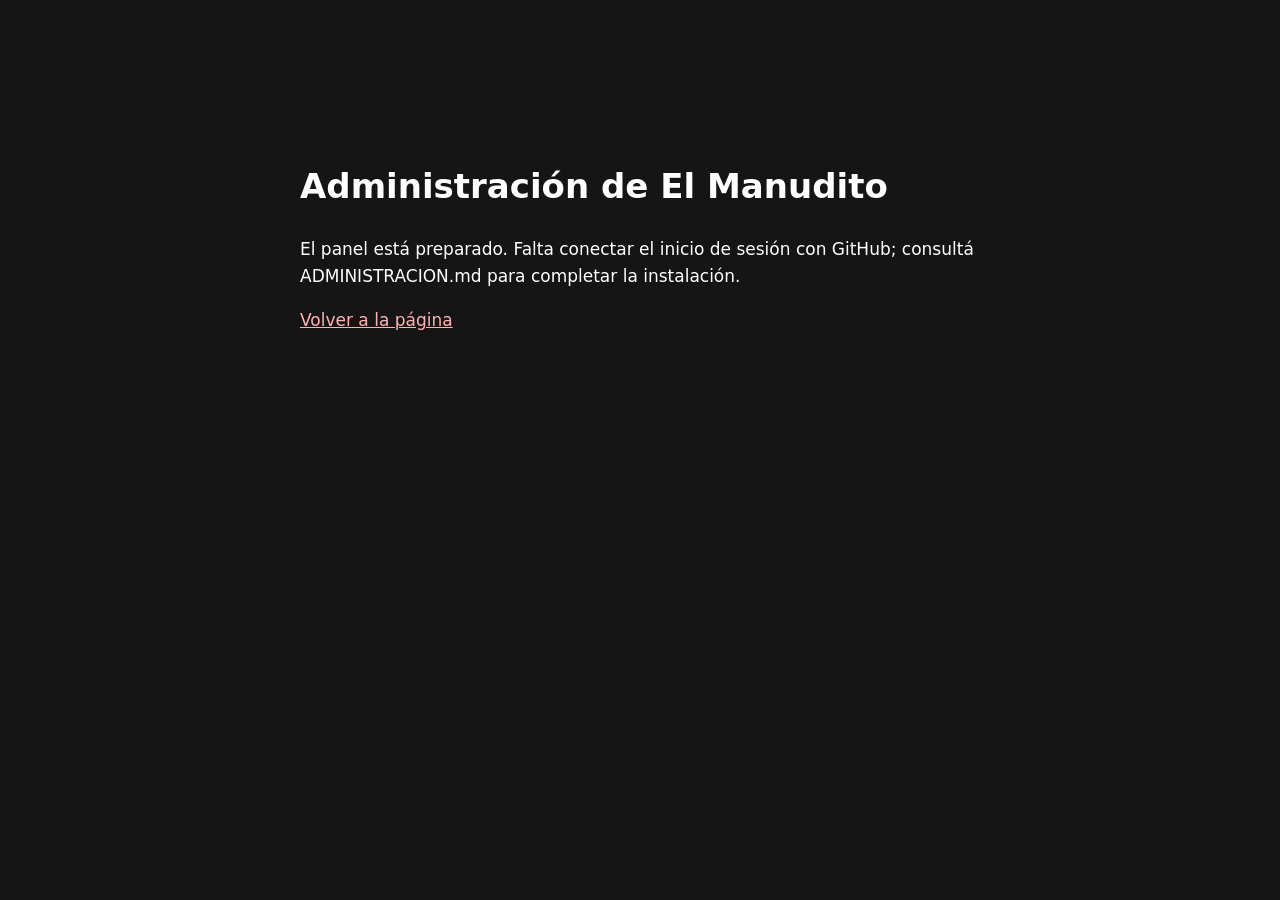
<file: admin/index.html>
<!doctype html>
<html lang="es">
  <head>
    <meta charset="utf-8" />
    <meta name="viewport" content="width=device-width, initial-scale=1" />
    <meta name="robots" content="noindex,nofollow" />
    <title>Administración | El Manudito</title>
    <style>
      body { margin: 0; font: 17px/1.6 system-ui, sans-serif; background: #151515; color: #fff; }
      #estado { max-width: 680px; margin: 12vh auto; padding: 28px; }
      a { color: #ffb3b3; }
    </style>
  </head>
  <body>
    <main id="estado" role="status">
      <h1>Administración de El Manudito</h1>
      <p id="mensaje">Comprobando la configuración del acceso…</p>
      <a href="../">Volver a la página</a>
    </main>
    <script src="inicio.js"></script>
  </body>
</html>
</file>
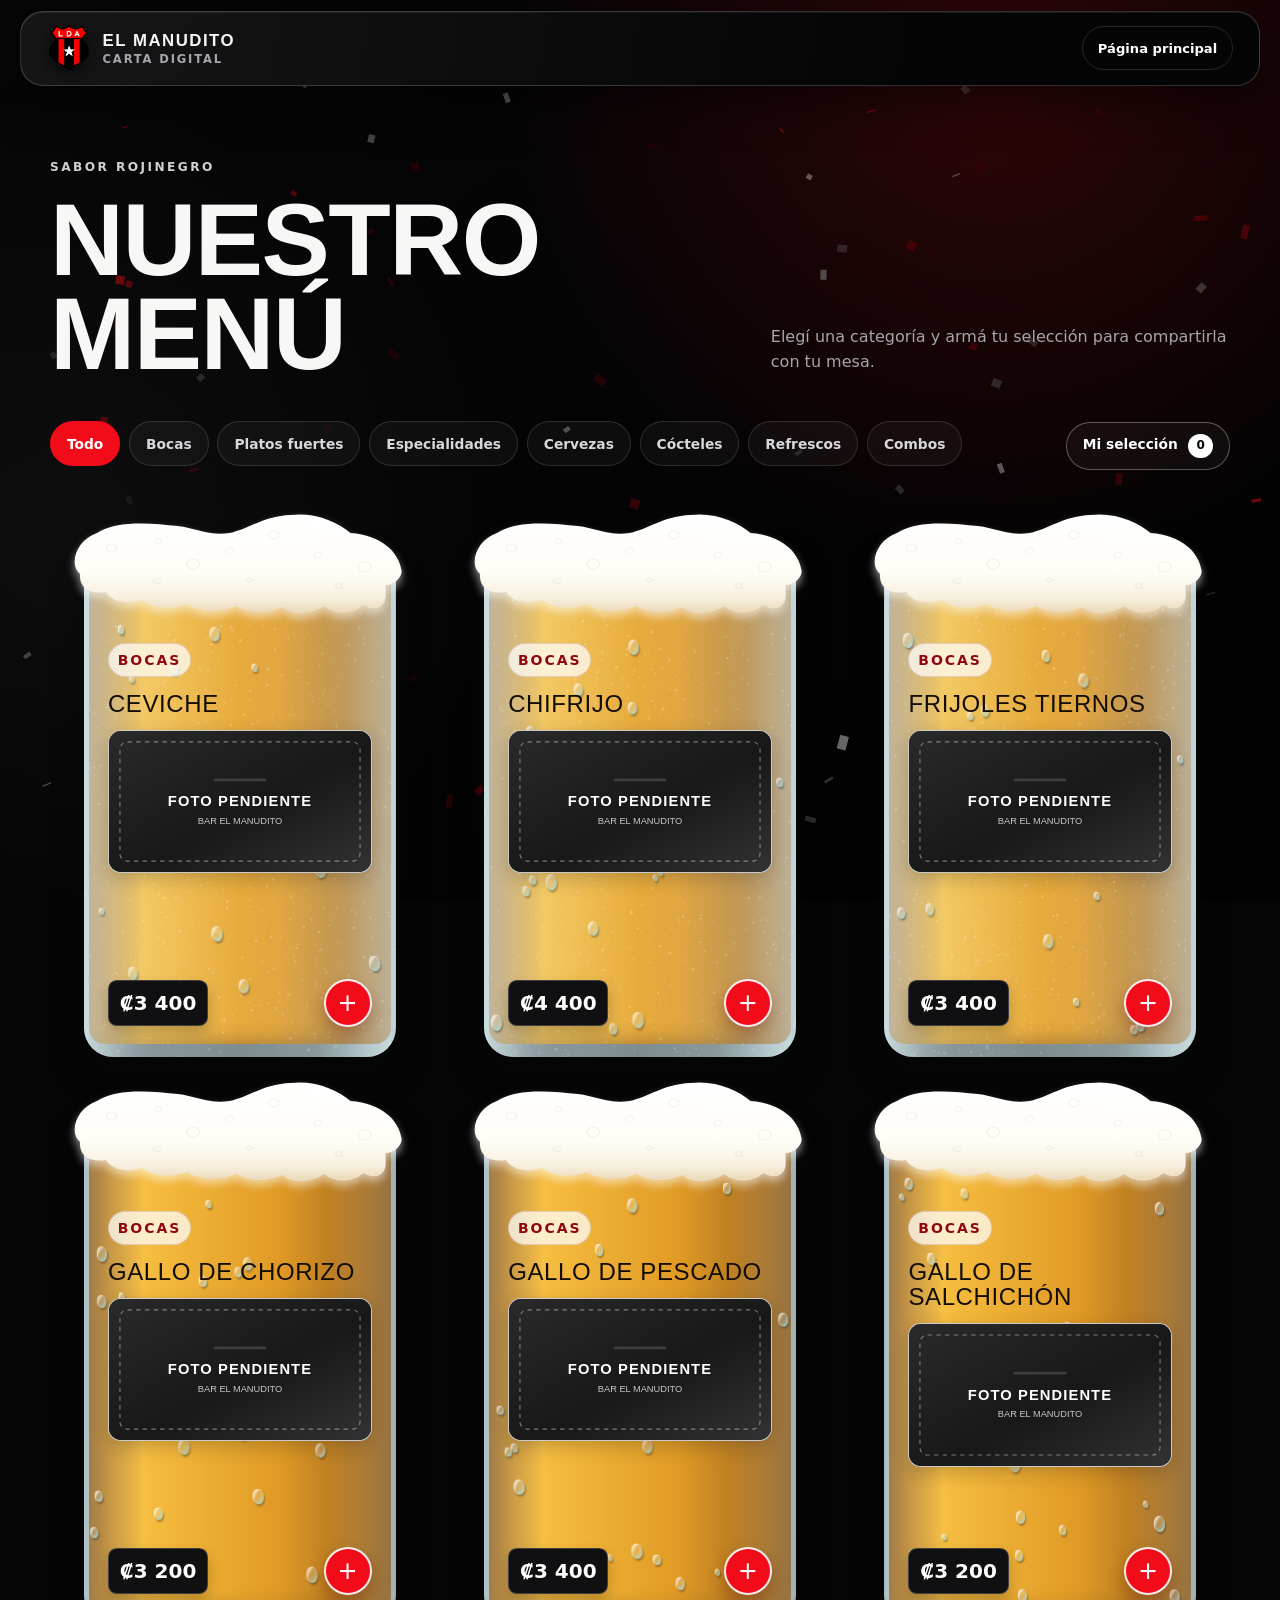
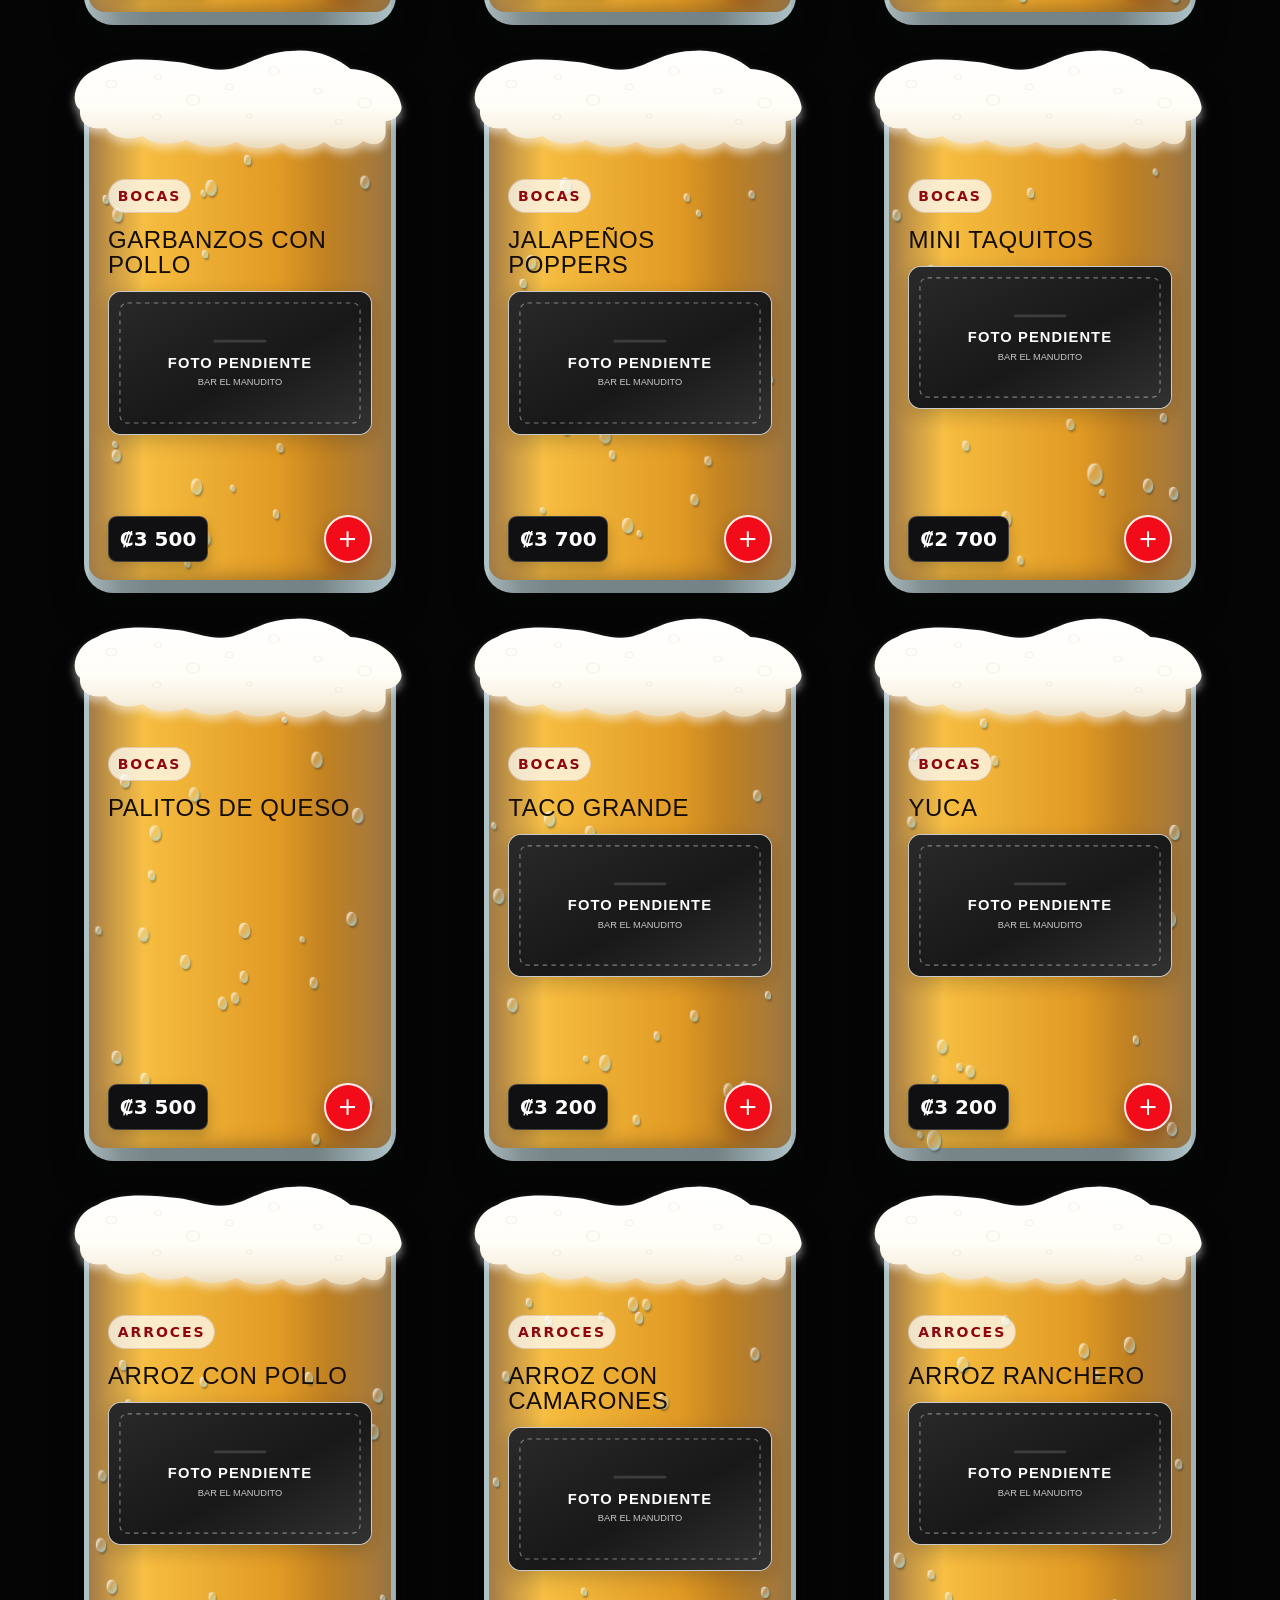
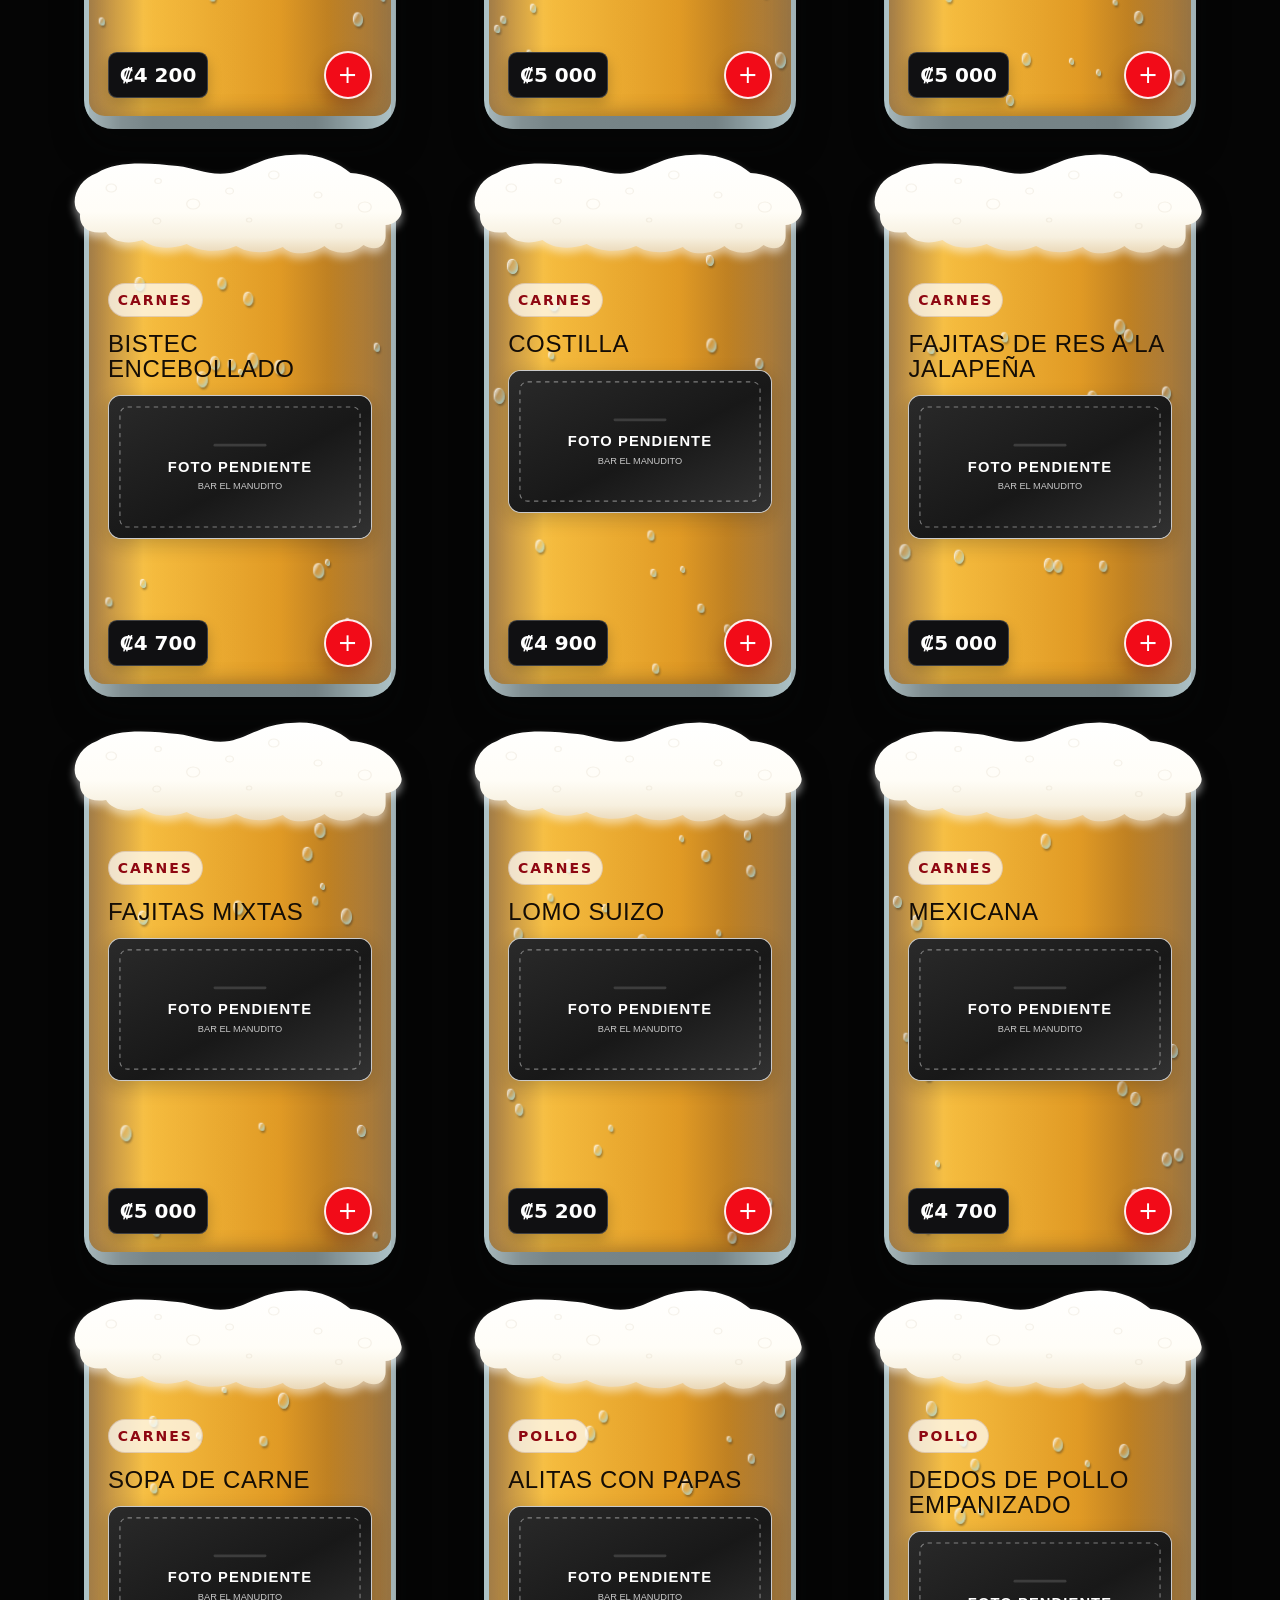
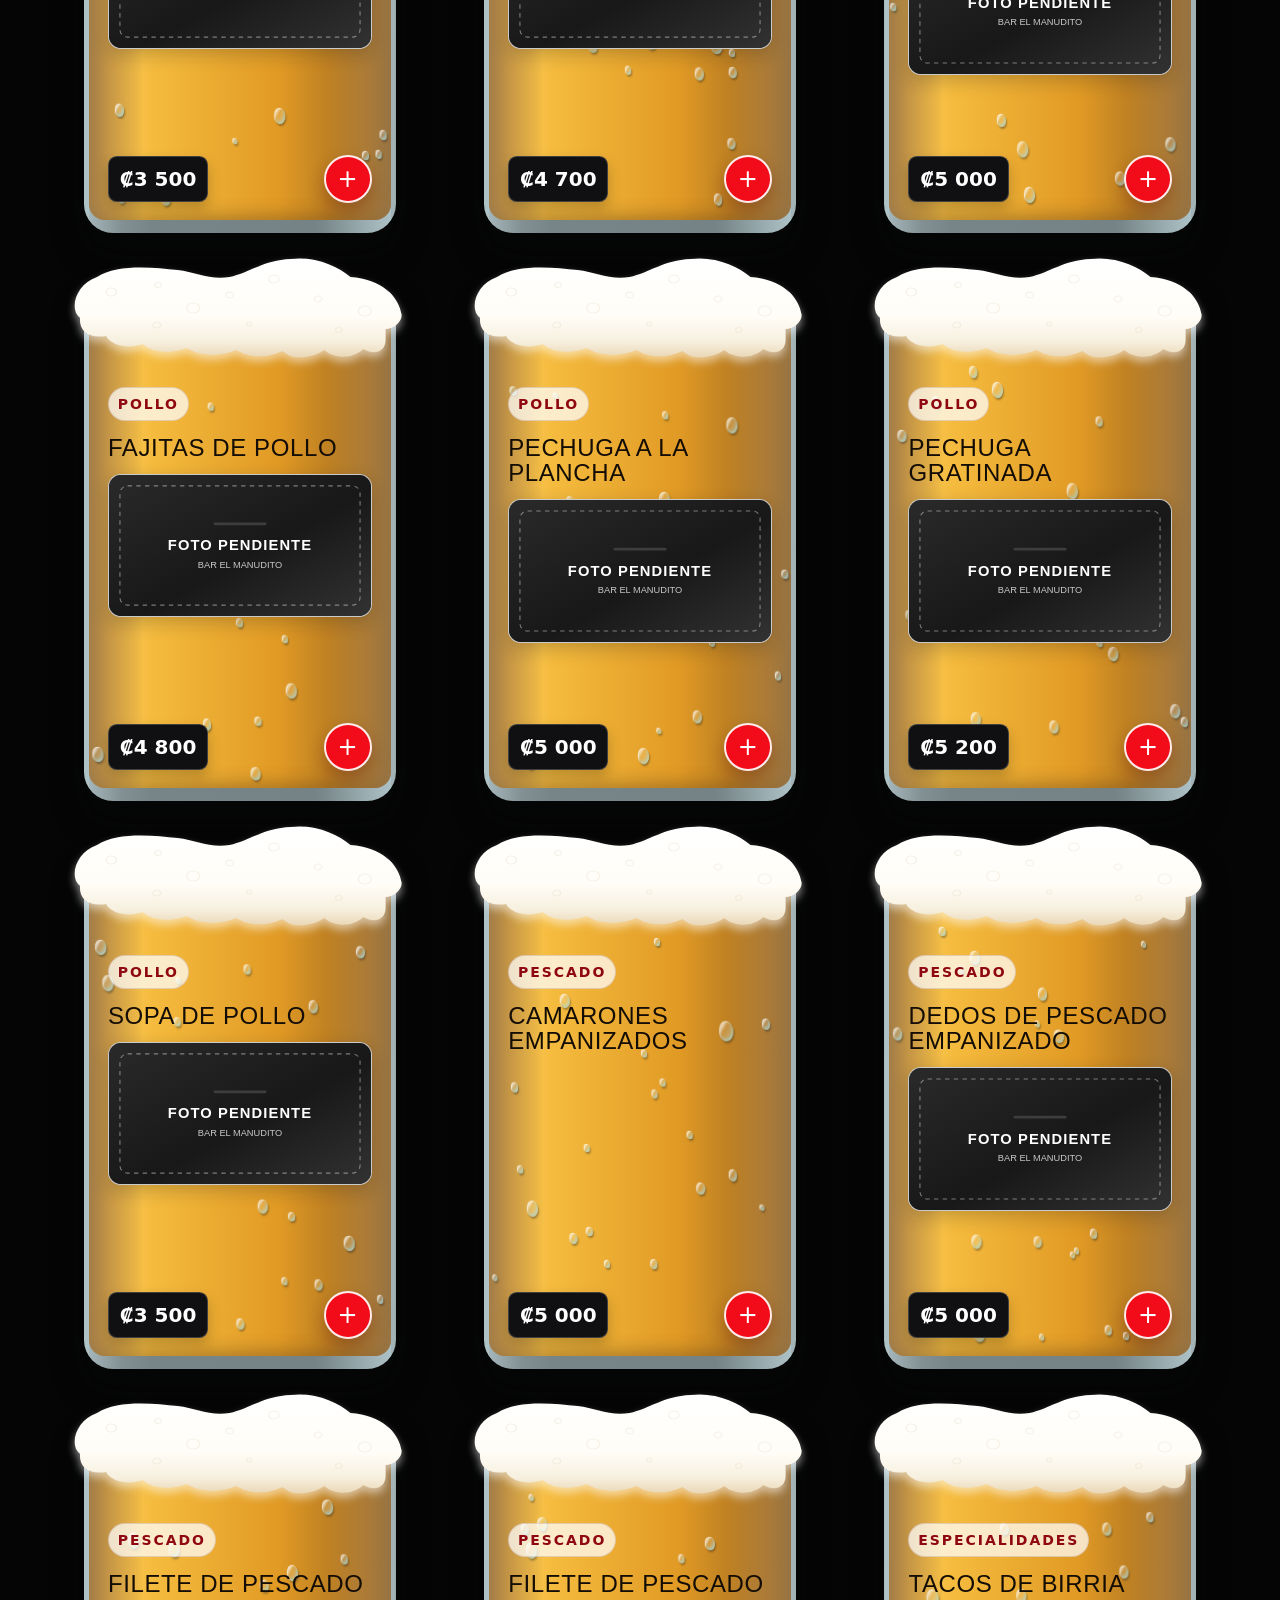
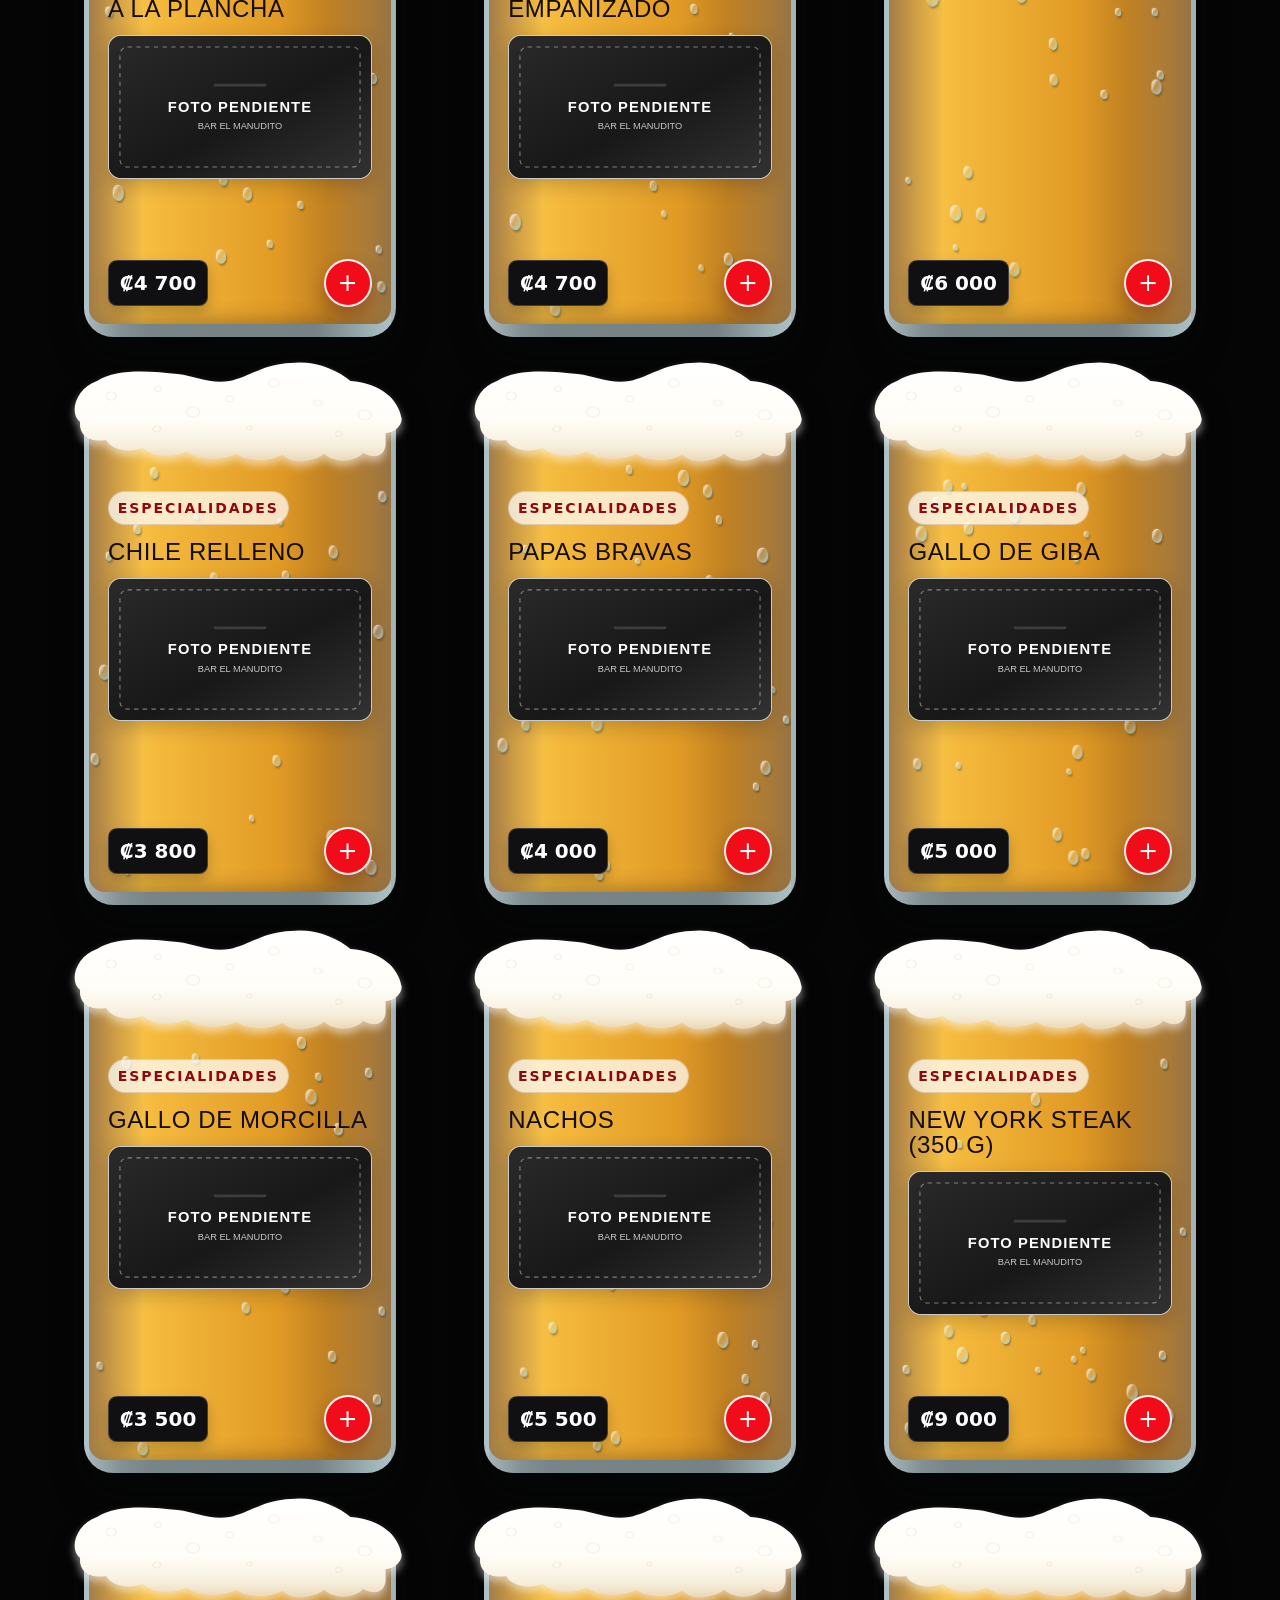
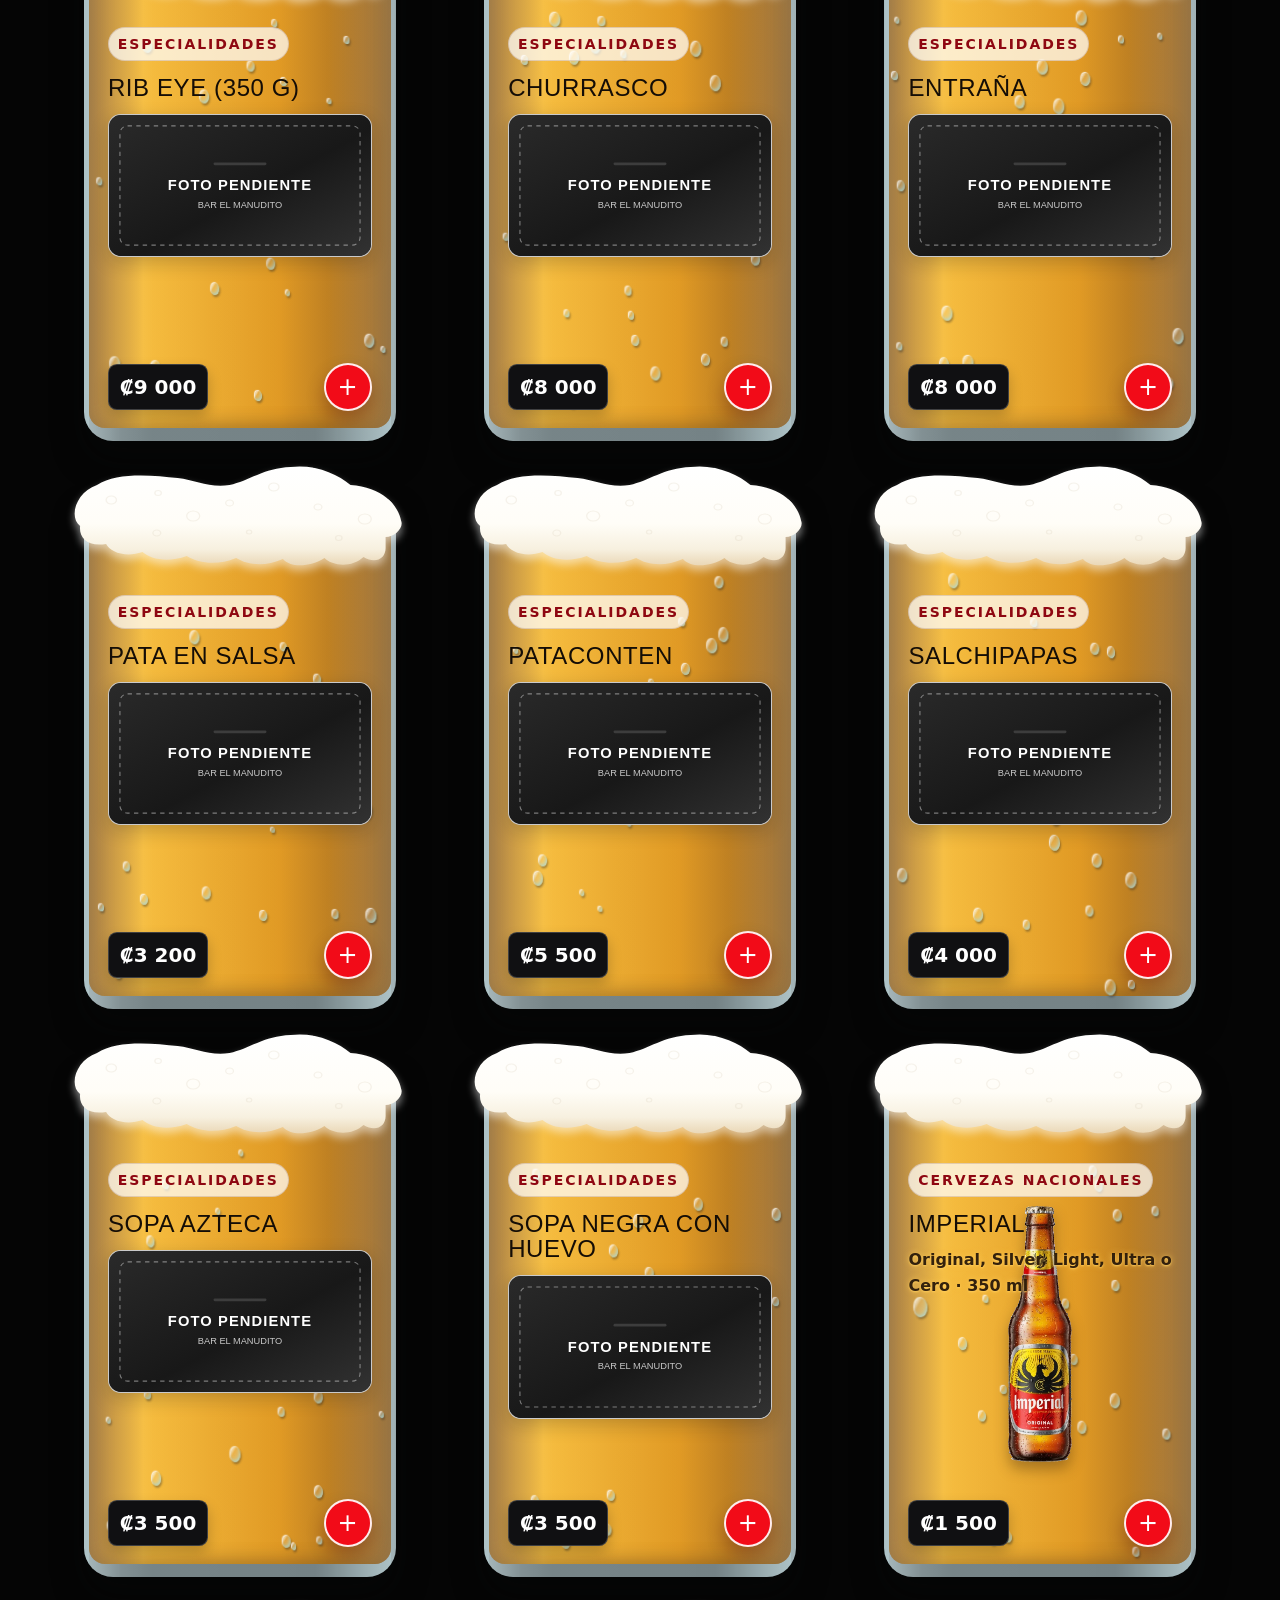
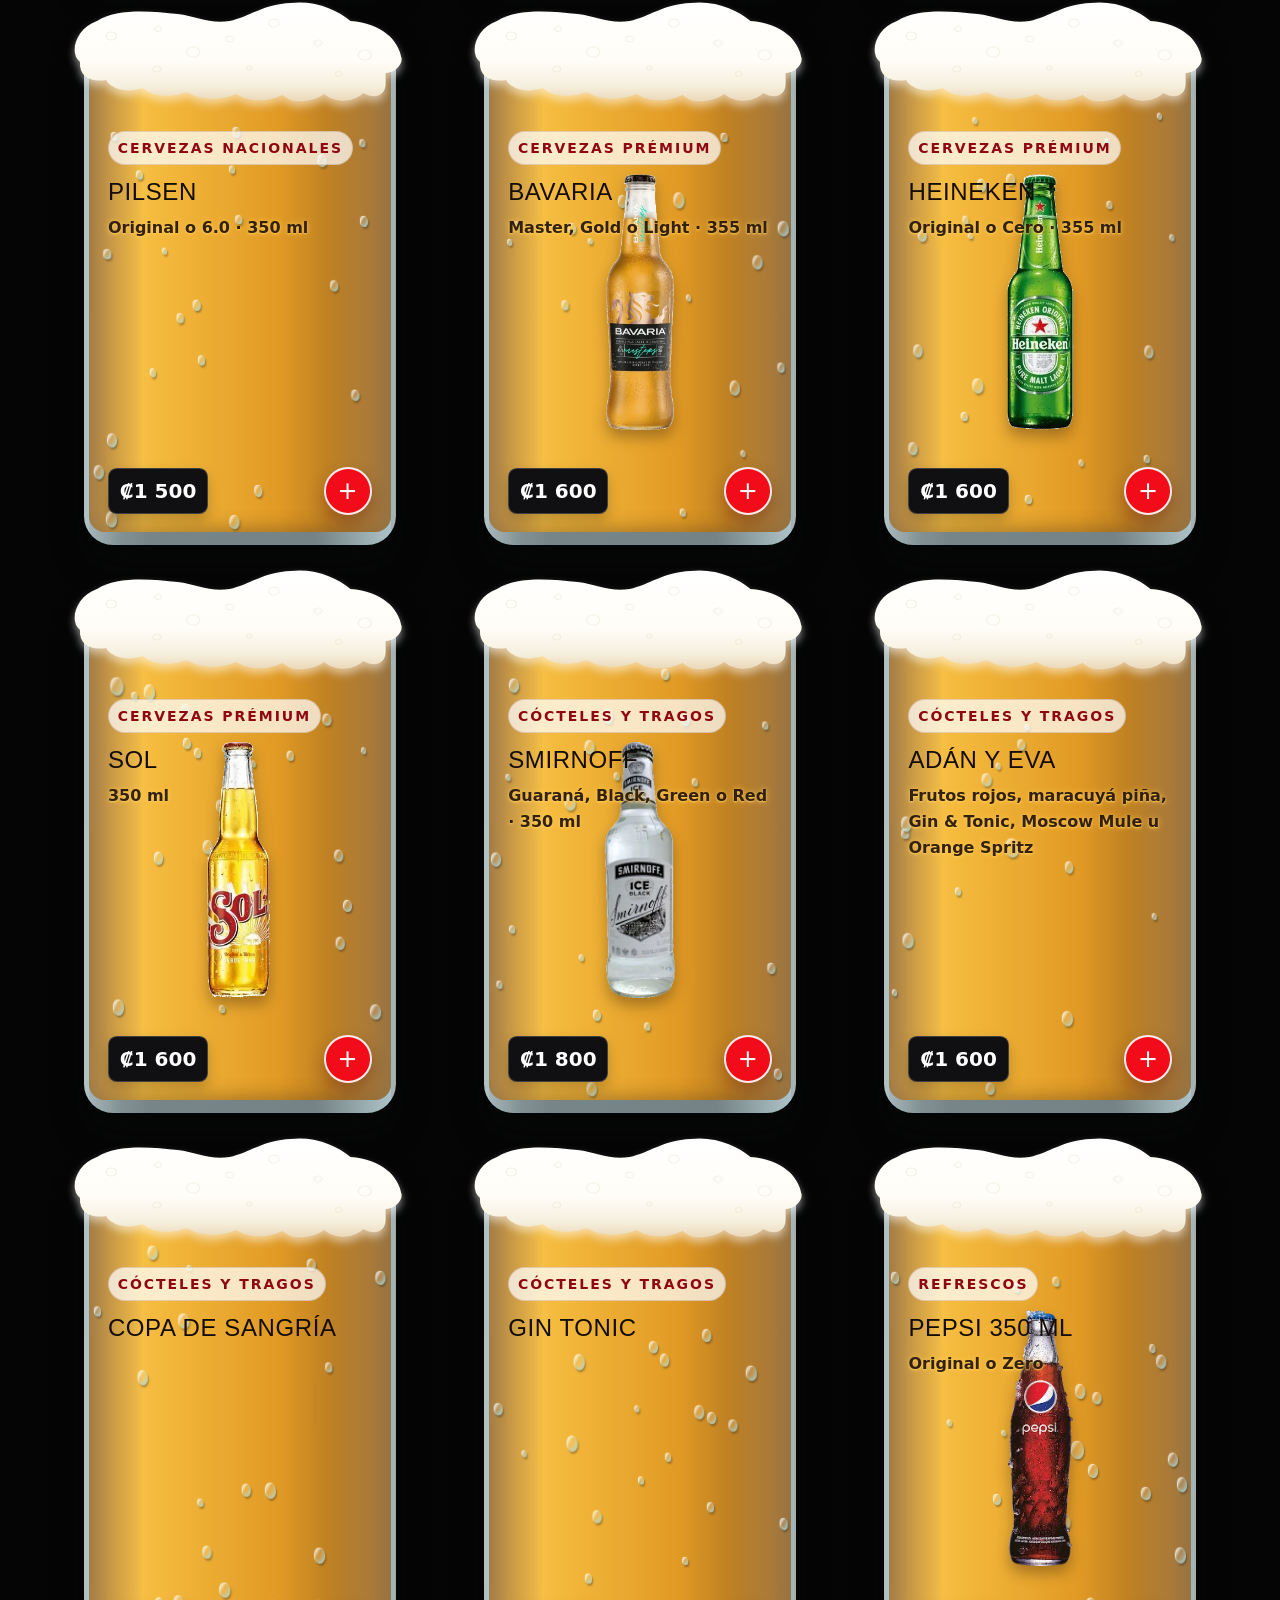
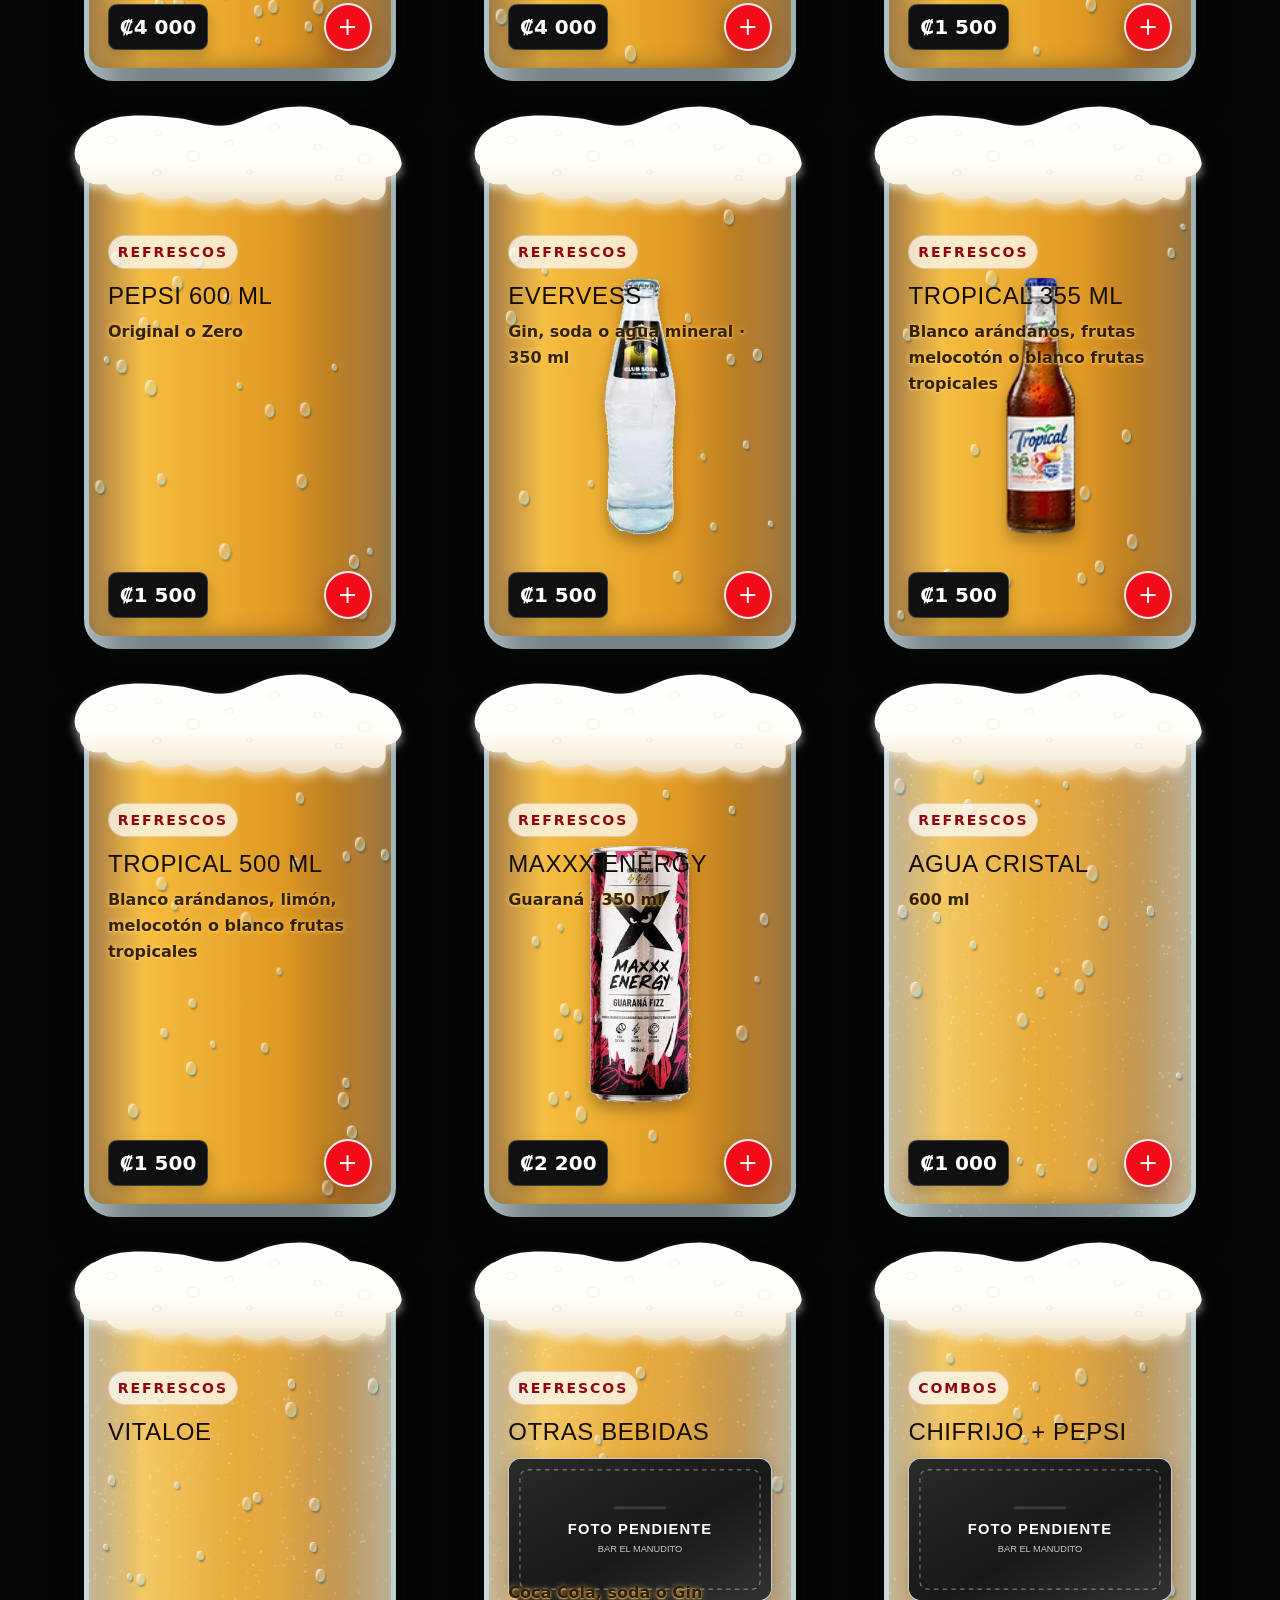
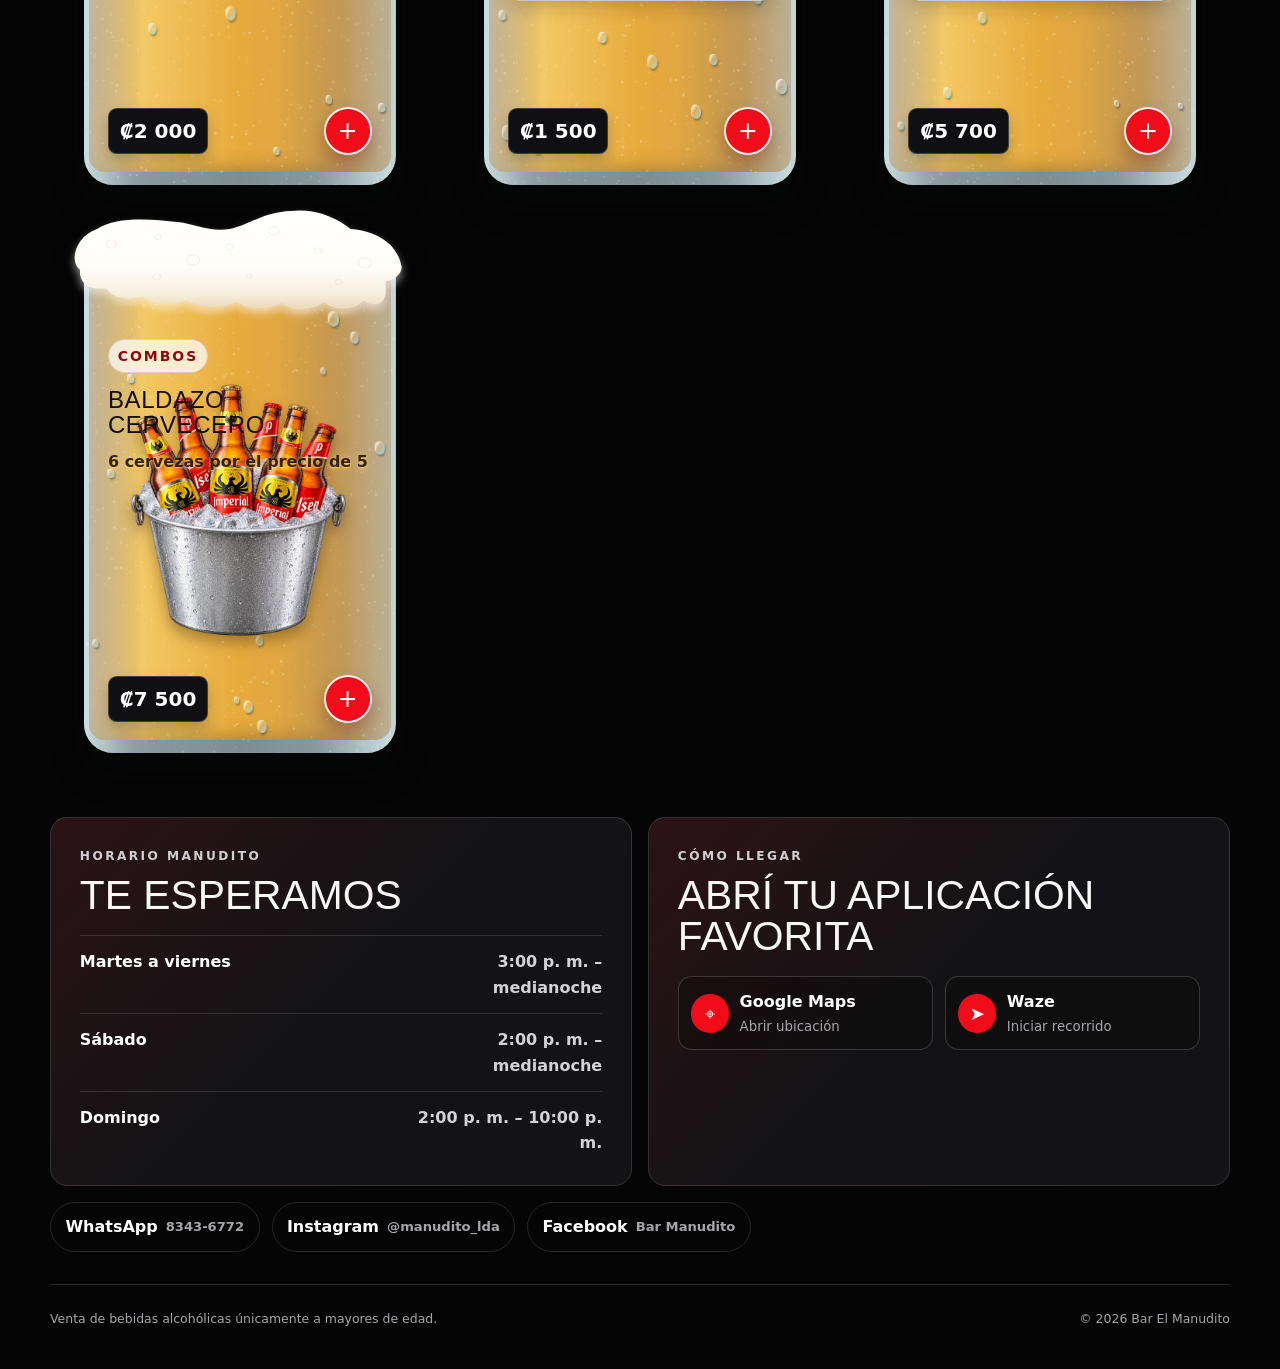
<file: menu.html>
<!doctype html>
<html lang="es">
  <head>
    <meta charset="UTF-8" />
    <meta name="viewport" content="width=device-width, initial-scale=1.0" />
    <meta name="theme-color" content="#050505" />
    <meta name="description" content="Carta digital de Bar El Manudito en Alajuela, Costa Rica." />
    <title>Menú | Bar El Manudito</title>
    <link rel="icon" href="assets/escudo-lda.png" type="image/png" />
    <link rel="stylesheet" href="styles.css" />
    <script src="menu-data.js" defer></script>
    <script src="menu-glass.js" defer></script>
    <script src="app.js" defer></script>
  </head>
  <body class="menu-only-page">
    <a class="skip-link" href="#menu">Ir al menú</a>
    <canvas id="confetti" aria-hidden="true"></canvas>

    <div class="site-shell">
      <header class="topbar menu-only-topbar" id="inicio">
        <a class="brand" href="index.html" aria-label="Volver a la página principal de Bar El Manudito">
          <img src="assets/escudo-lda.png" alt="" width="42" height="48" />
          <span>
            <strong>EL MANUDITO</strong>
            <small>CARTA DIGITAL</small>
          </span>
        </a>
        <a class="menu-home-link" href="index.html">Página principal</a>
      </header>

      <main id="contenido">
        <section class="section menu-section menu-only-section" id="menu" aria-labelledby="menu-title">
          <div class="section-heading menu-only-heading">
            <div>
              <p class="eyebrow">SABOR ROJINEGRO</p>
              <h1 id="menu-title">Nuestro menú</h1>
            </div>
            <p>Elegí una categoría y armá tu selección para compartirla con tu mesa.</p>
          </div>

          <div class="menu-toolbar">
            <div class="menu-tabs" role="group" aria-label="Filtrar el menú">
              <button class="menu-tab is-active" type="button" data-category="todos">Todo</button>
              <button class="menu-tab" type="button" data-category="bocas">Bocas</button>
              <button class="menu-tab" type="button" data-category="fuertes">Platos fuertes</button>
              <button class="menu-tab" type="button" data-category="especialidades">Especialidades</button>
              <button class="menu-tab" type="button" data-category="cervezas">Cervezas</button>
              <button class="menu-tab" type="button" data-category="cocteles">Cócteles</button>
              <button class="menu-tab" type="button" data-category="sin-alcohol">Refrescos</button>
              <button class="menu-tab" type="button" data-category="combos">Combos</button>
            </div>
            <button class="selection-button" id="open-order" type="button" aria-haspopup="dialog">
              Mi selección <span id="selection-count">0</span>
            </button>
          </div>

          <div class="menu-grid" id="menu-grid" aria-live="polite"></div>
          <noscript><p class="noscript">Activá JavaScript para consultar el menú interactivo.</p></noscript>
        </section>

        <section class="section menu-only-details" aria-label="Horario, ubicación y redes sociales">
          <div class="visit-grid">
            <div class="visit-card">
              <p class="eyebrow">HORARIO MANUDITO</p>
              <h2>Te esperamos</h2>
              <dl class="hours-list">
                <div><dt>Martes a viernes</dt><dd>3:00 p. m. – medianoche</dd></div>
                <div><dt>Sábado</dt><dd>2:00 p. m. – medianoche</dd></div>
                <div><dt>Domingo</dt><dd>2:00 p. m. – 10:00 p. m.</dd></div>
              </dl>
            </div>
            <div class="visit-card">
              <p class="eyebrow">CÓMO LLEGAR</p>
              <h2>Abrí tu aplicación favorita</h2>
              <div class="route-links">
                <a class="route-link" href="https://maps.app.goo.gl/PDF4zaawj4nS2r1G7" target="_blank" rel="noopener noreferrer">
                  <span aria-hidden="true">⌖</span><strong>Google Maps</strong><small>Abrir ubicación</small>
                </a>
                <a class="route-link" href="https://ul.waze.com/ul?place=ChIJ2-1aHt35oI8RP2tk1lli3F0&amp;ll=10.02077320%2C-84.20928180&amp;navigate=yes&amp;utm_campaign=default&amp;utm_source=waze_website&amp;utm_medium=lm_share_location" target="_blank" rel="noopener noreferrer">
                  <span aria-hidden="true">➤</span><strong>Waze</strong><small>Iniciar recorrido</small>
                </a>
              </div>
            </div>
          </div>

          <div class="menu-social-links" aria-label="Redes sociales de Bar El Manudito">
            <a href="https://wa.me/50683436772" target="_blank" rel="noopener noreferrer">WhatsApp <span>8343-6772</span></a>
            <a href="https://www.instagram.com/manudito_lda/" target="_blank" rel="noopener noreferrer">Instagram <span>@manudito_lda</span></a>
            <a href="https://www.facebook.com/BarManudito" target="_blank" rel="noopener noreferrer">Facebook <span>Bar Manudito</span></a>
          </div>
        </section>
      </main>

      <footer class="menu-only-footer">
        <p>Venta de bebidas alcohólicas únicamente a mayores de edad.</p>
        <span>© <span id="current-year"></span> Bar El Manudito</span>
      </footer>
    </div>

    <button class="floating-selection" id="floating-order" type="button" aria-haspopup="dialog" hidden>
      <span id="floating-count">0</span>
      Ver mi selección
    </button>

    <dialog class="order-dialog" id="order-dialog" aria-labelledby="order-title">
      <div class="dialog-header">
        <div>
          <span>PREVIA DEL PEDIDO</span>
          <h2 id="order-title">Mi selección</h2>
        </div>
        <button id="close-order" type="button" aria-label="Cerrar">×</button>
      </div>
      <div class="order-list" id="order-list"></div>
      <div class="order-total">
        <span>Total estimado</span>
        <strong id="order-total">₡0</strong>
      </div>
      <button class="button button-primary dialog-action" id="copy-order" type="button">Copiar selección</button>
      <p class="copy-status" id="copy-status" aria-live="polite"></p>
    </dialog>
  </body>
</html>
</file>
<file: styles.css>
:root {
  color-scheme: dark;
  --ink: #050505;
  --ink-soft: #0d0d0f;
  --panel: rgba(15, 15, 17, 0.92);
  --panel-solid: #111113;
  --red: #f20b18;
  --red-deep: #a3000a;
  --white: #f7f7f5;
  --muted: #a6a6aa;
  --line: rgba(255, 255, 255, 0.13);
  --gray: #6f7177;
  --radius: 1.25rem;
  --shadow: 0 24px 70px rgba(0, 0, 0, 0.5);
  --max-width: 1180px;
}

@media (max-width: 560px) {
  .match-visual {
    gap: 0.45rem;
    padding: 0.75rem 0.55rem;
  }

  .team-logo-frame {
    width: 58px;
    height: 58px;
  }

  .event-list-item {
    align-items: flex-start;
    flex-direction: column;
  }

  .event-list-item .match-visual.is-compact {
    width: 100%;
  }
}

* {
  box-sizing: border-box;
}

html {
  scroll-behavior: smooth;
  scroll-padding-top: 6rem;
}

body {
  position: relative;
  margin: 0;
  min-width: 320px;
  background: var(--ink);
  color: var(--white);
  font-family: Inter, ui-sans-serif, system-ui, -apple-system, BlinkMacSystemFont, "Segoe UI", sans-serif;
  font-size: 1rem;
  line-height: 1.6;
  overflow-x: hidden;
}

body::before {
  content: "";
  position: fixed;
  inset: 0;
  z-index: -2;
  background:
    radial-gradient(circle at 78% 8%, rgba(242, 11, 24, 0.18), transparent 31rem),
    radial-gradient(circle at 5% 60%, rgba(115, 115, 120, 0.08), transparent 28rem),
    linear-gradient(145deg, #060607 0%, #030303 72%);
}

button,
a {
  -webkit-tap-highlight-color: transparent;
}

button {
  font: inherit;
}

a {
  color: inherit;
}

img {
  display: block;
  max-width: 100%;
}

.skip-link {
  position: fixed;
  z-index: 100;
  top: 0.75rem;
  left: 0.75rem;
  transform: translateY(-160%);
  padding: 0.65rem 1rem;
  border-radius: 0.5rem;
  background: var(--white);
  color: var(--ink);
  font-weight: 800;
}

.skip-link:focus {
  transform: translateY(0);
}

#confetti {
  position: fixed;
  inset: 0;
  z-index: 0;
  width: 100%;
  height: 100%;
  pointer-events: none;
  opacity: 0.72;
}

.site-shell {
  position: relative;
  z-index: 1;
  isolation: isolate;
}

.topbar {
  position: sticky;
  z-index: 20;
  top: 0.7rem;
  display: flex;
  align-items: center;
  justify-content: space-between;
  width: min(calc(100% - 1.5rem), 1240px);
  min-height: 4.65rem;
  margin: 0.7rem auto 0;
  padding: 0.62rem clamp(1rem, 2.5vw, 1.65rem);
  border: 1px solid rgba(255, 255, 255, 0.18);
  border-radius: 1.45rem;
  background:
    linear-gradient(100deg, rgba(23, 23, 25, 0.96), rgba(5, 5, 6, 0.91) 72%),
    rgba(5, 5, 5, 0.92);
  box-shadow:
    0 18px 45px rgba(0, 0, 0, 0.46),
    inset 0 1px 0 rgba(255, 255, 255, 0.07);
  backdrop-filter: blur(20px);
}

.brand {
  display: inline-flex;
  gap: 0.75rem;
  align-items: center;
  min-width: max-content;
  text-decoration: none;
}

.brand img {
  flex: 0 0 auto;
  width: 2.7rem;
  height: 3.05rem;
  padding: 0.08rem;
  object-fit: contain;
  filter: drop-shadow(0 5px 9px rgba(0, 0, 0, 0.55));
}

.brand span {
  display: grid;
  line-height: 1.05;
}

.brand strong {
  font-family: Impact, "Arial Narrow", sans-serif;
  font-size: 1.05rem;
  letter-spacing: 0.09em;
}

.brand small {
  margin-top: 0.2rem;
  color: var(--muted);
  font-size: 0.72rem;
  font-weight: 800;
  letter-spacing: 0.16em;
}

.main-nav {
  display: flex;
  gap: clamp(1rem, 3vw, 2.25rem);
  align-items: center;
  padding: 0 0.45rem 0 0.35rem;
}

.main-nav a {
  position: relative;
  padding: 0.55rem 0.08rem;
  text-decoration: none;
  color: #dddddf;
  font-size: 0.92rem;
  font-weight: 750;
}

.main-nav a::after {
  content: "";
  position: absolute;
  left: 0;
  right: 0;
  bottom: 0;
  height: 2px;
  transform: scaleX(0);
  transform-origin: left;
  background: var(--red);
  transition: transform 180ms ease;
}

.main-nav a:hover::after,
.main-nav a:focus-visible::after {
  transform: scaleX(1);
}

.nav-toggle {
  display: none;
  width: 2.75rem;
  height: 2.75rem;
  padding: 0.65rem;
  border: 1px solid var(--line);
  border-radius: 0.65rem;
  background: #121214;
  color: var(--white);
}

.nav-toggle span {
  display: block;
  height: 2px;
  margin: 0.27rem 0;
  background: currentColor;
}

.hero {
  position: relative;
  display: grid;
  grid-template-columns: minmax(0, 1.18fr) minmax(300px, 0.82fr);
  gap: clamp(2.5rem, 7vw, 7rem);
  align-items: center;
  width: min(calc(100% - 2rem), var(--max-width));
  min-height: min(780px, calc(100vh - 4.75rem));
  margin: 0 auto;
  padding: clamp(4.5rem, 9vw, 8rem) 0;
}

.hero::before {
  content: "";
  position: absolute;
  z-index: -1;
  top: 10%;
  left: -18vw;
  width: 45vw;
  height: 32rem;
  transform: skewX(-12deg);
  background: linear-gradient(90deg, rgba(242, 11, 24, 0.18), transparent);
  filter: blur(4px);
}

.eyebrow {
  margin: 0 0 1rem;
  color: #d0d0d3;
  font-size: 0.76rem;
  font-weight: 900;
  letter-spacing: 0.2em;
}

.eyebrow span {
  display: inline-block;
  margin-right: 0.8rem;
  padding: 0.28rem 0.55rem;
  background: var(--red);
  color: white;
  letter-spacing: 0.12em;
}

.hero h1,
.section h2 {
  margin: 0;
  font-family: Impact, Haettenschweiler, "Arial Narrow Bold", sans-serif;
  font-weight: 900;
  line-height: 0.92;
  text-transform: uppercase;
}

.hero h1 {
  max-width: 780px;
  font-size: clamp(4.4rem, 11vw, 9.4rem);
  letter-spacing: -0.025em;
  text-shadow: 0 8px 34px rgba(0, 0, 0, 0.7);
}

.hero h1 > span {
  display: block;
  margin-bottom: 0.1em;
  color: transparent;
  font-size: 0.42em;
  letter-spacing: 0.08em;
  -webkit-text-stroke: 1.5px rgba(255, 255, 255, 0.78);
}

.hero-lead {
  max-width: 610px;
  margin: 1.6rem 0 0;
  color: #c4c4c8;
  font-size: clamp(1.04rem, 2vw, 1.25rem);
}

.hero-actions {
  display: flex;
  flex-wrap: wrap;
  gap: 0.8rem;
  margin-top: 2rem;
}

.button {
  display: inline-flex;
  min-height: 3.15rem;
  padding: 0.8rem 1.35rem;
  align-items: center;
  justify-content: center;
  border: 1px solid transparent;
  border-radius: 0.65rem;
  text-decoration: none;
  font-weight: 850;
  cursor: pointer;
  transition: transform 160ms ease, background 160ms ease, border-color 160ms ease;
}

.button:hover {
  transform: translateY(-2px);
}

.button-primary {
  background: var(--red);
  color: white;
  box-shadow: 0 12px 35px rgba(242, 11, 24, 0.25);
}

.button-primary:hover {
  background: #ff2430;
}

.button-ghost {
  border-color: var(--line);
  background: rgba(255, 255, 255, 0.04);
}

.button-ghost:hover {
  border-color: rgba(255, 255, 255, 0.35);
  background: rgba(255, 255, 255, 0.08);
}

.hero-notes {
  display: flex;
  flex-wrap: wrap;
  gap: 1.75rem;
  margin: 2.5rem 0 0;
  padding: 1.2rem 0 0;
  border-top: 1px solid var(--line);
  list-style: none;
  color: #d4d4d6;
  font-size: 0.86rem;
  font-weight: 850;
  letter-spacing: 0.12em;
  text-transform: uppercase;
}

.hero-notes li::before {
  content: "";
  display: inline-block;
  width: 0.48rem;
  height: 0.48rem;
  margin-right: 0.65rem;
  transform: rotate(45deg);
  background: var(--red);
}

.hero-emblem {
  position: relative;
  overflow: hidden;
  padding: 1rem;
  border: 1px solid rgba(255, 255, 255, 0.18);
  border-radius: 1.25rem;
  background:
    linear-gradient(135deg, rgba(255, 255, 255, 0.07), transparent 45%),
    rgba(8, 8, 9, 0.78);
  box-shadow: var(--shadow);
  backdrop-filter: blur(8px);
}

.hero-emblem::after {
  content: "";
  position: absolute;
  right: -20%;
  bottom: -45%;
  width: 90%;
  aspect-ratio: 1;
  border: 1px solid rgba(242, 11, 24, 0.45);
  border-radius: 50%;
  box-shadow: 0 0 80px rgba(242, 11, 24, 0.16);
}

.scoreboard-top {
  display: grid;
  grid-template-columns: 1fr auto 1fr;
  gap: 0.75rem;
  align-items: center;
  padding: 0.55rem 0.75rem;
  border-radius: 0.6rem;
  background: rgba(255, 255, 255, 0.06);
  color: var(--muted);
  font-size: 0.68rem;
  font-weight: 900;
  letter-spacing: 0.16em;
  text-align: center;
}

.scoreboard-top strong {
  color: white;
  font-size: 1.15rem;
}

.crest-stage {
  position: relative;
  display: grid;
  min-height: 360px;
  place-items: center;
}

.crest-stage img {
  position: relative;
  z-index: 2;
  width: min(96%, 520px);
  height: auto;
  filter: drop-shadow(0 24px 32px rgba(0, 0, 0, 0.7));
  animation: crest-float 5s ease-in-out infinite;
}

.crest-ring {
  position: absolute;
  width: 72%;
  aspect-ratio: 1;
  border: 2px solid rgba(255, 255, 255, 0.562);
  border-radius: 50%;

  background: radial-gradient(
    circle,
    rgba(255, 255, 255, 0.37) 0%,
    rgba(120, 120, 125, 0.733) 48%,
    rgba(242, 11, 24, 0.08) 72%,
    transparent 74%
  );

  box-shadow:
    0 0 0 2.3rem rgba(255, 255, 255, 0.055),
    0 0 0 4.6rem rgba(242, 11, 24, 0.055),
    0 0 70px rgba(255, 255, 255, 0.12);
}

.hero-emblem > p {
  position: relative;
  z-index: 2;
  margin: 0;
  padding: 1rem 0.5rem 0.4rem;
  border-top: 1px solid var(--line);
  font-family: Georgia, serif;
  font-size: 1.05rem;
  font-style: italic;
  text-align: center;
}

@keyframes crest-float {
  0%, 100% { transform: translateY(0) rotate(-1deg); }
  50% { transform: translateY(-10px) rotate(1deg); }
}

.match-ticker {
  overflow: hidden;
  border-block: 1px solid rgba(255, 255, 255, 0.2);
  background: var(--red);
  transform: rotate(-1deg) scale(1.02);
}

.match-ticker > div {
  display: flex;
  width: max-content;
  gap: 2rem;
  align-items: center;
  padding: 0.82rem 0;
  color: white;
  font-family: Impact, "Arial Narrow", sans-serif;
  font-size: clamp(1rem, 2vw, 1.35rem);
  letter-spacing: 0.12em;
  animation: ticker 24s linear infinite;
}

.match-ticker i {
  font-style: normal;
}

@keyframes ticker {
  to { transform: translateX(-50%); }
}

.ball-track {
  --ball-size: clamp(3.5rem, 7vw, 5rem);

  position: relative;
  width: min(calc(100% - 2rem), var(--max-width));
  height: 7rem;
  margin: 2.75rem auto -1rem;
  overflow: hidden;
}

.ball-track::after {
  content: "";
  position: absolute;
  right: 0;
  bottom: 0.9rem;
  left: 0;
  height: 2px;
  background: linear-gradient(
    90deg,
    transparent,
    var(--red),
    var(--white),
    var(--red),
    transparent
  );
  box-shadow: 0 0 14px rgba(242, 11, 24, 0.45);
}

.soccer {
  position: absolute;
  z-index: 1;
  bottom: 1rem;
  left: 0;
  width: var(--ball-size);
  height: var(--ball-size);
  background: url("assets/soccer-ball.svg") center / contain no-repeat;
  filter:
    drop-shadow(0 7px 8px rgba(0, 0, 0, 0.75))
    drop-shadow(0 0 9px rgba(242, 11, 24, 0.58));
  will-change: left, transform;
  animation: soccer-roll 7s ease-in-out infinite;
}

@keyframes soccer-roll {
  0% {
    left: 0;
    transform: rotate(0deg);
  }

  50% {
    left: calc(100% - var(--ball-size));
    transform: rotate(720deg);
  }

  100% {
    left: 0;
    transform: rotate(0deg);
  }
}

.section {
  width: min(calc(100% - 2rem), var(--max-width));
  margin: 0 auto;
  padding: clamp(5rem, 10vw, 8rem) 0;
}

.section-heading {
  display: grid;
  grid-template-columns: minmax(0, 1.2fr) minmax(250px, 0.8fr);
  gap: 2rem;
  align-items: end;
  margin-bottom: 2.5rem;
}

.section-heading h2,
.story-copy h2,
.gallery-copy h2 {
  font-size: clamp(3rem, 7vw, 5.8rem);
  letter-spacing: -0.015em;
}

.section-heading > p {
  max-width: 520px;
  margin: 0 0 0.4rem;
  color: var(--muted);
}

.menu-section {
  position: relative;
}

.menu-qr-link {
  display: inline-flex;
  gap: 0.65rem;
  align-items: center;
  margin: -0.7rem 0 1.7rem;
  padding: 0.72rem 1rem;
  border: 1px solid rgba(242, 11, 24, 0.58);
  border-radius: 999px;
  background: rgba(242, 11, 24, 0.1);
  color: white;
  font-weight: 800;
  text-decoration: none;
  transition: border-color 160ms ease, background 160ms ease, transform 160ms ease;
}

.menu-qr-link > span:first-child {
  color: #ff7a82;
  font-size: 0.72rem;
  letter-spacing: 0.12em;
}

.menu-qr-link:hover,
.menu-qr-link:focus-visible {
  border-color: var(--red);
  background: rgba(242, 11, 24, 0.2);
  transform: translateY(-2px);
}

.menu-toolbar {
  display: flex;
  gap: 1rem;
  align-items: center;
  justify-content: space-between;
  margin-bottom: 1.5rem;
}

.menu-tabs {
  display: flex;
  overflow-x: auto;
  gap: 0.55rem;
  padding-bottom: 0.25rem;
  scrollbar-width: thin;
}

.menu-tab,
.selection-button {
  flex: 0 0 auto;
  min-height: 2.75rem;
  padding: 0.65rem 1rem;
  border: 1px solid var(--line);
  border-radius: 999px;
  background: rgba(255, 255, 255, 0.04);
  color: #d8d8dc;
  font-size: 0.86rem;
  font-weight: 800;
  cursor: pointer;
  transition: background 150ms ease, color 150ms ease, border-color 150ms ease;
}

.menu-tab:hover,
.menu-tab.is-active,
.menu-tab:focus-visible {
  border-color: var(--red);
  background: var(--red);
  color: white;
}

.selection-button {
  border-color: rgba(255, 255, 255, 0.3);
  color: white;
}

.selection-button span {
  display: inline-grid;
  min-width: 1.55rem;
  min-height: 1.55rem;
  margin-left: 0.35rem;
  place-items: center;
  border-radius: 50%;
  background: white;
  color: var(--ink);
  font-size: 0.75rem;
}

.menu-grid {
  display: grid;
  grid-template-columns: repeat(3, minmax(0, 1fr));
  grid-auto-rows: 32rem;
  gap: 3.5rem 1.8rem;
  padding: 3.2rem 0.25rem 0;
}

.menu-item {
  position: relative;
  justify-self: center;
  align-self: stretch;
  width: min(100%, 19.5rem);
  min-height: 0;
  height: 100%;
  padding: 0;
  border: 5px solid #d7f3fa78;
  border-top: 10px solid #f6ffffb0;
  border-bottom-width: 13px;
  border-radius: 17px 17px 29px 29px;
  background: linear-gradient(90deg, #efffff4d 0%, #ffffff0a 11%, #ffffff05 75%, #d7faff73 100%);
  box-shadow:
    inset 8px 0 15px #f1ffff5e,
    inset -10px 0 15px #d4f7ff4d,
    inset 0 -13px 9px #edfaff57,
    0 18px 30px #05070888;
  isolation: isolate;
  transition: transform 180ms ease, box-shadow 180ms ease;
}

.menu-item[hidden],
.menu-item-description[hidden] {
  display: none;
}

.menu-item:hover {
  transform: translateY(-5px);
  box-shadow: inset 8px 0 15px #f1ffff5e, inset -10px 0 15px #d4f7ff4d,
    inset 0 -13px 9px #edfaff57, 0 25px 42px #050708bb;
}

.beer {
  position: absolute;
  z-index: 0;
  inset: 0;
  overflow: hidden;
  border-radius: 11px 11px 16px 16px;
  background: linear-gradient(90deg, #9a5b08, #f7b72c 18%, #df900e 63%, #8b5008);
  box-shadow: inset 4px 0 20px #70400766, inset -5px 0 20px #65400877;
}

.mobile-beer-animation {
  position: absolute;
  z-index: 2;
  inset: 0;
  display: none;
  width: 100%;
  height: 100%;
  border-radius: 11px 11px 16px 16px;
  object-fit: cover;
  pointer-events: none;
}

.frost {
  position: absolute;
  z-index: 2;
  inset: -10px -5px -13px;
  width: calc(100% + 10px);
  height: calc(100% + 23px);
  border-radius: 17px 17px 29px 29px;
  clip-path: inset(0 round 17px 17px 29px 29px);
  /* Visible before the canvas texture starts, including when filtering categories. */
  background: linear-gradient(90deg, #eafaff47, #eefaff18 22% 78%, #eafaff42);
  pointer-events: none;
}

.drops {
  position: absolute;
  z-index: 3;
  inset: -10px -5px -13px;
  overflow: hidden;
  border-radius: 17px 17px 29px 29px;
  pointer-events: none;
}

.drop {
  position: absolute;
  top: 0;
  left: 0;
  border-radius: 48% 52% 55% 50%;
  background: linear-gradient(120deg, #fff9 0 17%, #fff2 34%, #d7f7ff4d 75%, #fff8);
  box-shadow: inset -1px -2px 3px #9dd9e399, 1px 2px 2px #25282766, -1px -1px 1px #fffd;
  will-change: transform;
}

.beer-menu-content {
  position: relative;
  z-index: 4;
  display: flex;
  min-height: 0;
  height: 100%;
  overflow: hidden;
  padding: 5.5rem 1.2rem 1.1rem;
  flex-direction: column;
}

.beer-menu-content > * {
  flex-shrink: 0;
}

.beer-foam {
  position: absolute;
  z-index: 8;
  top: -49px;
  left: -18px;
  width: calc(100% + 36px);
  max-width: none;
  height: 122px;
  pointer-events: none;
  filter: drop-shadow(0 5px 4px #fff8);
}

.beer-bubbles {
  position: absolute;
  z-index: 1;
  inset: 0;
  overflow: hidden;
  border-radius: inherit;
  pointer-events: none;
}

.beer-bubbles span {
  position: absolute;
  bottom: -2rem;
  left: var(--bubble-left);
  width: var(--bubble-size);
  height: var(--bubble-size);
  border: 2px solid rgba(255, 255, 255, 0.42);
  border-radius: 50%;
  background: rgba(255, 255, 255, 0.14);
  animation: beer-bubble var(--bubble-duration) linear var(--bubble-delay) infinite;
}

.menu-item:not(.is-active) .beer-bubbles span {
  animation-play-state: paused;
}

.beer-bubbles span:nth-child(1) { --bubble-left: 6%; --bubble-size: 0.54rem; --bubble-delay: -0.4s; --bubble-duration: 4.2s; }
.beer-bubbles span:nth-child(2) { --bubble-left: 14%; --bubble-size: 0.82rem; --bubble-delay: -2.6s; --bubble-duration: 4.6s; }
.beer-bubbles span:nth-child(3) { --bubble-left: 22%; --bubble-size: 0.42rem; --bubble-delay: -1.2s; --bubble-duration: 3.8s; }
.beer-bubbles span:nth-child(4) { --bubble-left: 30%; --bubble-size: 1.02rem; --bubble-delay: -3.5s; --bubble-duration: 5.1s; }
.beer-bubbles span:nth-child(5) { --bubble-left: 38%; --bubble-size: 0.63rem; --bubble-delay: -1.9s; --bubble-duration: 4.25s; }
.beer-bubbles span:nth-child(6) { --bubble-left: 46%; --bubble-size: 0.46rem; --bubble-delay: -3s; --bubble-duration: 3.75s; }
.beer-bubbles span:nth-child(7) { --bubble-left: 53%; --bubble-size: 0.88rem; --bubble-delay: -0.85s; --bubble-duration: 4.8s; }
.beer-bubbles span:nth-child(8) { --bubble-left: 60%; --bubble-size: 0.38rem; --bubble-delay: -2.15s; --bubble-duration: 3.6s; }
.beer-bubbles span:nth-child(9) { --bubble-left: 67%; --bubble-size: 0.72rem; --bubble-delay: -4.1s; --bubble-duration: 5.3s; }
.beer-bubbles span:nth-child(10) { --bubble-left: 74%; --bubble-size: 0.48rem; --bubble-delay: -1.4s; --bubble-duration: 4s; }
.beer-bubbles span:nth-child(11) { --bubble-left: 81%; --bubble-size: 0.95rem; --bubble-delay: -3.2s; --bubble-duration: 5s; }
.beer-bubbles span:nth-child(12) { --bubble-left: 87%; --bubble-size: 0.41rem; --bubble-delay: -0.2s; --bubble-duration: 3.9s; }
.beer-bubbles span:nth-child(13) { --bubble-left: 92%; --bubble-size: 0.69rem; --bubble-delay: -2.85s; --bubble-duration: 4.5s; }
.beer-bubbles span:nth-child(14) { --bubble-left: 96%; --bubble-size: 0.36rem; --bubble-delay: -1.75s; --bubble-duration: 3.65s; }

@keyframes beer-bubble {
  0% {
    bottom: -2rem;
    opacity: 0;
    transform: translateX(0) scale(0.75);
  }

  15% {
    opacity: 0.48;
  }

  70% {
    opacity: 0.3;
    transform: translateX(0.65rem) scale(1);
  }

  100% {
    bottom: calc(100% + 1rem);
    opacity: 0;
    transform: translateX(-0.35rem) scale(0.7);
  }
}

.menu-item-category {
  position: relative;
  z-index: 6;
  width: fit-content;
  margin-bottom: 0.85rem;
  padding: 0.3rem 0.55rem;
  border: 1px solid rgba(87, 24, 0, 0.15);
  border-radius: 999px;
  background: rgba(255, 255, 255, 0.72);
  color: #8e0711;
  font-size: 0.875rem;
  font-weight: 900;
  letter-spacing: 0.14em;
  text-transform: uppercase;
}

.menu-item h3 {
  position: relative;
  z-index: 6;
  margin: 0;
  color: #140d06;
  font-family: Impact, "Arial Narrow", sans-serif;
  font-size: 1.5rem;
  font-weight: 400;
  line-height: 1.05;
  letter-spacing: 0.025em;
  text-transform: uppercase;
}

.menu-item-media {
  position: absolute;
  z-index: 5;
  top: 6.6rem;
  right: 1.2rem;
  bottom: 4.8rem;
  left: 1.2rem;
  display: grid;
  width: auto;
  min-height: 0;
  height: auto;
  margin: 0;
  pointer-events: none;
  place-items: center;
}

.menu-item-photo {
  display: block;
  width: 100%;
  max-width: 14.5rem;
  height: 100%;
  max-height: 16rem;
  margin: 0;
  border: 0;
  background: transparent;
  object-fit: contain;
  filter: drop-shadow(0 8px 7px rgba(38, 20, 3, 0.32));
}

.menu-item-media.is-placeholder {
  position: relative;
  inset: auto;
  z-index: 5;
  width: 100%;
  min-height: 6.7rem;
  height: 6.7rem;
  margin: 0.85rem 0 0.25rem;
  flex-shrink: 0;
  pointer-events: auto;
}

.menu-item-photo.is-placeholder {
  width: 100%;
  max-width: none;
  height: 100%;
  max-height: none;
  border: 1px solid rgba(255, 255, 255, 0.76);
  border-radius: 0.8rem;
  background: #202124;
  object-fit: cover;
  filter: grayscale(1);
  box-shadow: 0 6px 18px rgba(58, 19, 1, 0.22);
}

.menu-item p {
  position: relative;
  z-index: 6;
  margin: 0.7rem 0 1.25rem;
  color: rgba(27, 14, 4, 0.89);
  font-size: 1rem;
  font-weight: 650;
  text-shadow: 0 1px 2px rgba(255, 205, 91, 0.92), 0 0 6px rgba(255, 205, 91, 0.76);
}

.menu-item-footer {
  position: relative;
  z-index: 7;
  display: flex;
  gap: 1rem;
  align-items: center;
  justify-content: space-between;
  margin-top: auto;
}

.menu-item-price {
  padding: 0.38rem 0.68rem;
  border: 1px solid rgba(255, 255, 255, 0.2);
  border-radius: 0.55rem;
  background: #101012;
  color: white;
  font-size: 1.25rem;
  font-weight: 900;
  box-shadow: 0 7px 14px rgba(0, 0, 0, 0.22);
}

.add-item {
  position: relative;
  z-index: 6;
  width: 3rem;
  height: 3rem;
  border: 2px solid rgba(255, 255, 255, 0.92);
  border-radius: 50%;
  background: var(--red);
  color: white;
  font-size: 1.5rem;
  line-height: 1;
  cursor: pointer;
  box-shadow: 0 9px 18px rgba(76, 0, 3, 0.3);
}

.add-item:hover,
.add-item:focus-visible {
  border-color: white;
  background: #111113;
}

.events-section {
  width: 100%;
  max-width: none;
  padding-inline: max(1rem, calc((100% - var(--max-width)) / 2));
  background:
    linear-gradient(rgba(242, 11, 24, 0.94), rgba(193, 0, 11, 0.96)),
    var(--red);
}

.section-heading-light .eyebrow,
.section-heading-light > p {
  color: rgba(255, 255, 255, 0.82);
}

.calendar-layout {
  display: grid;
  grid-template-columns: minmax(0, 1.35fr) minmax(280px, 0.65fr);
  gap: 1rem;
}

.calendar-card,
.event-detail {
  border: 1px solid rgba(255, 255, 255, 0.24);
  border-radius: var(--radius);
  background: rgba(6, 6, 7, 0.94);
  box-shadow: var(--shadow);
}

.calendar-card {
  padding: clamp(1rem, 3vw, 1.75rem);
}

.calendar-controls {
  display: grid;
  grid-template-columns: 2.8rem 1fr 2.8rem;
  gap: 1rem;
  align-items: center;
  margin-bottom: 1.25rem;
}

.calendar-controls h3 {
  margin: 0;
  font-family: Impact, "Arial Narrow", sans-serif;
  font-size: 1.75rem;
  font-weight: 400;
  letter-spacing: 0.05em;
  text-align: center;
  text-transform: uppercase;
}

.calendar-controls button {
  width: 2.8rem;
  height: 2.8rem;
  border: 1px solid var(--line);
  border-radius: 50%;
  background: #1c1c1f;
  color: white;
  font-size: 1.15rem;
  cursor: pointer;
}

.calendar-controls button:hover,
.calendar-controls button:focus-visible {
  border-color: var(--red);
  background: var(--red);
}

.calendar-weekdays,
.calendar-grid {
  display: grid;
  grid-template-columns: repeat(7, minmax(0, 1fr));
  gap: 0.35rem;
}

.calendar-weekdays {
  margin-bottom: 0.4rem;
  color: var(--muted);
  font-size: 0.72rem;
  font-weight: 850;
  letter-spacing: 0.08em;
  text-align: center;
  text-transform: uppercase;
}

.calendar-day,
.calendar-empty {
  min-height: 4.25rem;
  border-radius: 0.6rem;
}

.calendar-day {
  position: relative;
  display: flex;
  padding: 0.65rem;
  align-items: flex-start;
  justify-content: flex-start;
  border: 1px solid rgba(255, 255, 255, 0.07);
  background: rgba(255, 255, 255, 0.035);
  color: white;
  font-weight: 750;
}

.calendar-day.has-event {
  cursor: pointer;
}

.calendar-day.has-event::after {
  content: "";
  position: absolute;
  right: 0.55rem;
  bottom: 0.55rem;
  width: 0.55rem;
  height: 0.55rem;
  border-radius: 50%;
  background: var(--red);
  box-shadow: 0 0 0 4px rgba(242, 11, 24, 0.18);
}

.calendar-day.is-closed::after {
  background: #d0d2d6;
  box-shadow: 0 0 0 4px rgba(208, 210, 214, 0.16);
}

.calendar-day.is-match::after {
  background: white;
  box-shadow: 0 0 0 4px rgba(242, 11, 24, 0.55), 0 0 14px rgba(242, 11, 24, 0.45);
}

.calendar-day.is-home-match {
  border-color: rgba(255, 255, 255, 0.8);
  background: linear-gradient(145deg, rgba(242, 11, 24, 0.28), rgba(255, 255, 255, 0.08));
}

.calendar-home-badge {
  position: absolute;
  top: 0.45rem;
  right: 0.4rem;
  padding: 0.18rem 0.3rem;
  border-radius: 0.25rem;
  background: white;
  color: #970811;
  font-size: 0.5rem;
  font-weight: 950;
  letter-spacing: 0.06em;
}

.calendar-closed-image {
  position: absolute;
  inset: 1.35rem 0.25rem 0.25rem;
  z-index: 0;
  width: calc(100% - 0.5rem);
  height: calc(100% - 1.6rem);
  object-fit: contain;
  opacity: 0.9;
  pointer-events: none;
}

.calendar-day.is-closed {
  overflow: hidden;
}

.calendar-day.is-closed::after {
  z-index: 2;
}

.calendar-day.has-event:hover,
.calendar-day.has-event:focus-visible,
.calendar-day.is-selected {
  border-color: var(--red);
  background: rgba(242, 11, 24, 0.16);
}

.calendar-day.is-today {
  box-shadow: inset 0 0 0 1px rgba(255, 255, 255, 0.5);
}

.event-detail {
  display: flex;
  min-height: 100%;
  padding: clamp(1.5rem, 4vw, 2.4rem);
  flex-direction: column;
  justify-content: center;
}

.event-tag {
  width: fit-content;
  padding: 0.32rem 0.55rem;
  border-radius: 0.35rem;
  background: var(--red);
  color: white;
  font-size: 0.68rem;
  font-weight: 900;
  letter-spacing: 0.12em;
}

.event-detail.is-closed .event-tag {
  background: #60656f;
}

.event-detail.is-match .event-tag {
  background: white;
  color: #970811;
}

.event-detail.is-home-match {
  border-color: rgba(255, 255, 255, 0.72);
  box-shadow: var(--shadow), inset 0 0 0 2px rgba(242, 11, 24, 0.25);
}

.event-visual[hidden] {
  display: none;
}

.event-visual {
  display: grid;
  gap: 0.75rem;
  margin: 0.9rem 0 1.2rem;
}

.event-promo-image {
  display: block;
  width: 100%;
  max-height: 320px;
  border: 1px solid rgba(255, 255, 255, 0.16);
  border-radius: 0.85rem;
  object-fit: contain;
  background: rgba(255, 255, 255, 0.035);
}

.event-promo-image.is-compact {
  width: 92px;
  height: 72px;
  flex: 0 0 92px;
  object-fit: contain;
}

.calendar-day .event-promo-image.is-compact.calendar-closed-image {
  width: calc(100% - 0.5rem);
  height: calc(100% - 1.6rem);
  flex: none;
}

.match-visual {
  display: grid;
  grid-template-columns: minmax(0, 1fr) auto minmax(0, 1fr);
  gap: 0.8rem;
  align-items: center;
  padding: 1rem;
  border: 1px solid rgba(255, 255, 255, 0.15);
  border-radius: 1rem;
  background: linear-gradient(135deg, rgba(242, 11, 24, 0.16), rgba(255, 255, 255, 0.035));
}

.match-team {
  display: grid;
  gap: 0.45rem;
  justify-items: center;
  min-width: 0;
  color: white;
  font-size: 0.72rem;
  font-weight: 850;
  line-height: 1.15;
  text-align: center;
}

.team-logo-frame {
  position: relative;
  display: grid;
  width: 76px;
  height: 76px;
  place-items: center;
}

.team-logo-frame img {
  z-index: 1;
  max-width: 100%;
  max-height: 100%;
  object-fit: contain;
  filter: drop-shadow(0 6px 10px rgba(0, 0, 0, 0.42));
}

.team-logo-fallback {
  position: absolute;
  display: grid;
  inset: 0;
  place-items: center;
  border: 1px solid rgba(255, 255, 255, 0.2);
  border-radius: 50%;
  background: #202024;
  color: white;
  font-size: 0.8rem;
  font-weight: 900;
}

.team-logo-frame:not(.has-error) img + .team-logo-fallback {
  display: none;
}

.match-versus {
  color: var(--red);
  font-family: Impact, "Arial Narrow", sans-serif;
  font-size: 1.15rem;
}

.match-visual.is-compact {
  min-width: 180px;
  padding: 0.55rem;
}

.match-visual.is-compact .team-logo-frame {
  width: 38px;
  height: 38px;
}

.match-visual.is-compact .match-team > span:last-child {
  display: none;
}

.morera-badge {
  width: fit-content;
  padding: 0.38rem 0.58rem;
  border: 1px solid rgba(255, 255, 255, 0.68);
  border-radius: 999px;
  background: var(--red);
  color: white;
  font-size: 0.62rem;
  font-weight: 950;
  letter-spacing: 0.09em;
}

.morera-badge.is-inline {
  display: inline-block;
  margin-top: 0.45rem;
}

.event-date {
  margin: 1.5rem 0 0.45rem;
  color: var(--muted);
  font-size: 0.8rem;
  font-weight: 850;
  letter-spacing: 0.1em;
  text-transform: uppercase;
}

.event-detail h3 {
  margin: 0;
  font-family: Impact, "Arial Narrow", sans-serif;
  font-size: clamp(2.1rem, 4vw, 3.4rem);
  font-weight: 400;
  line-height: 1;
  text-transform: uppercase;
}

.event-detail > p:not(.event-date) {
  color: var(--muted);
}

.event-description {
  color: var(--muted);
}

.event-description p + p {
  margin-top: 1rem;
}

.event-list-item {
  display: flex;
  gap: 0.8rem;
  align-items: center;
  padding: 0.85rem 0;
  border-bottom: 1px solid var(--line);
}

.event-list-item:last-child {
  border-bottom: 0;
}

.event-list-item p {
  margin: 0;
}

.event-description strong {
  color: white;
}

.event-meta {
  margin-top: 1.1rem;
  padding-top: 1.1rem;
  border-top: 1px solid var(--line);
  color: white;
  font-weight: 800;
}

.results-panel {
  margin-top: 1.25rem;
  padding: clamp(1rem, 3vw, 1.75rem);
  border: 1px solid rgba(255, 255, 255, 0.24);
  border-radius: var(--radius);
  background: rgba(6, 6, 7, 0.94);
  box-shadow: var(--shadow);
}

.results-heading {
  display: flex;
  gap: 1.5rem;
  align-items: end;
  justify-content: space-between;
  margin-bottom: 1.2rem;
}

.results-heading h3 {
  margin: 0;
  font-family: Impact, "Arial Narrow", sans-serif;
  font-size: clamp(1.8rem, 4vw, 2.8rem);
  font-weight: 400;
  letter-spacing: 0.03em;
  text-transform: uppercase;
}

.results-heading > p {
  max-width: 32rem;
  margin: 0;
  color: var(--muted);
}

.results-grid {
  display: grid;
  grid-template-columns: repeat(3, minmax(0, 1fr));
  gap: 0.8rem;
}

.results-message {
  grid-column: 1 / -1;
  margin: 0;
  padding: 1.2rem;
  border-radius: 0.8rem;
  background: rgba(255, 255, 255, 0.045);
  color: var(--muted);
  text-align: center;
}

.result-card {
  display: grid;
  gap: 0.75rem;
  padding: 1rem;
  border: 1px solid rgba(255, 255, 255, 0.11);
  border-radius: 1rem;
  background: linear-gradient(145deg, #161619, #0c0c0e);
}

.result-card.is-home-result {
  border-color: rgba(255, 255, 255, 0.72);
  background: linear-gradient(145deg, rgba(242, 11, 24, 0.24), #0c0c0e 72%);
}

.result-date {
  margin: 0;
  color: var(--muted);
  font-size: 0.72rem;
  font-weight: 850;
  letter-spacing: 0.08em;
  text-transform: uppercase;
}

.result-scoreboard {
  display: grid;
  grid-template-columns: minmax(0, 1fr) auto minmax(0, 1fr);
  gap: 0.45rem;
  align-items: center;
}

.result-team {
  display: grid;
  grid-template-columns: 42px minmax(0, 1fr) auto;
  gap: 0.45rem;
  align-items: center;
  min-width: 0;
}

.result-team .team-logo-frame {
  width: 42px;
  height: 42px;
}

.result-team > span {
  overflow: hidden;
  color: white;
  font-size: 0.68rem;
  font-weight: 800;
  line-height: 1.1;
  text-overflow: ellipsis;
}

.result-team > strong {
  color: white;
  font-family: Impact, "Arial Narrow", sans-serif;
  font-size: 1.8rem;
  font-weight: 400;
}

.result-separator {
  color: var(--muted);
  font-weight: 900;
}

.result-meta {
  margin: 0;
  color: var(--muted);
  font-size: 0.68rem;
  line-height: 1.35;
}

@media (max-width: 960px) {
  .results-grid {
    grid-template-columns: repeat(2, minmax(0, 1fr));
  }
}

@media (max-width: 620px) {
  .results-heading {
    align-items: flex-start;
    flex-direction: column;
  }

  .results-grid {
    grid-template-columns: 1fr;
  }
}

.story-section {
  position: relative;
  display: grid;
  grid-template-columns: minmax(0, 0.18fr) minmax(0, 1.3fr) minmax(0, 0.55fr);
  gap: clamp(1rem, 3vw, 3rem);
  align-items: center;
}

.story-number {
  color: transparent;
  font-family: Impact, sans-serif;
  font-size: clamp(8rem, 20vw, 15rem);
  line-height: 0.75;
  -webkit-text-stroke: 2px rgba(242, 11, 24, 0.6);
}

.story-copy h2 {
  margin-bottom: 1.5rem;
}

.story-copy p {
  color: var(--muted);
}

.story-copy strong {
  color: white;
}

.story-copy .story-intro {
  color: white;
  font-size: 1.18rem;
}

.story-section blockquote {
  margin: 0;
  padding: 1.75rem;
  border-left: 4px solid var(--red);
  background: rgba(255, 255, 255, 0.045);
}

.story-section blockquote > span {
  color: var(--red);
  font-family: Georgia, serif;
  font-size: 4rem;
  line-height: 0.5;
}

.story-section blockquote p {
  margin: 0.8rem 0 0;
  font-family: Georgia, serif;
  font-size: 1.18rem;
  font-style: italic;
}

.gallery-section {
  display: grid;
  grid-template-columns: minmax(0, 0.65fr) minmax(0, 1.35fr);
  gap: clamp(2rem, 6vw, 5rem);
  align-items: center;
  padding-top: 1rem;
}

.gallery-copy h2 {
  margin-bottom: 1.3rem;
}

.gallery-copy > p:last-child {
  color: var(--muted);
}

.gallery-coming {
  position: relative;
  display: flex;
  overflow: hidden;
  min-height: 330px;
  gap: 2rem;
  align-items: center;
  justify-content: center;
  padding: 2rem;
  border: 1px solid var(--line);
  border-radius: var(--radius);
  background:
    linear-gradient(115deg, rgba(242, 11, 24, 0.17), transparent 45%),
    repeating-linear-gradient(135deg, rgba(255, 255, 255, 0.035) 0 1px, transparent 1px 16px),
    #101012;
}

.gallery-coming img {
  width: min(28%, 150px);
  height: auto;
  opacity: 0.78;
  filter: drop-shadow(0 18px 28px rgba(0, 0, 0, 0.6));
}

.gallery-coming div {
  display: grid;
  max-width: 330px;
  gap: 0.7rem;
}

.gallery-coming span {
  color: var(--red);
  font-size: 0.72rem;
  font-weight: 900;
  letter-spacing: 0.18em;
}

.gallery-coming strong {
  font-family: Impact, "Arial Narrow", sans-serif;
  font-size: clamp(2rem, 4vw, 3.25rem);
  font-weight: 400;
  line-height: 1;
  text-transform: uppercase;
}

.social-section {
  padding-top: 2rem;
  padding-bottom: 4rem;
}

.social-section h2 {
  margin-bottom: 0.4rem;
  font-size: clamp(2.5rem, 5vw, 4.5rem);
  line-height: 1.05;
  text-transform: uppercase;
}

.social-section > p:last-of-type {
  margin: 0 0 1.75rem;
  color: var(--muted);
}

.social-grid {
  display: grid;
  grid-template-columns: repeat(3, minmax(0, 1fr));
  gap: 1rem;
}

.social-link {
  display: flex;
  min-height: 6.25rem;
  gap: 0.95rem;
  align-items: center;
  padding: 1rem;
  border: 1px solid var(--line);
  border-radius: 1.1rem;
  background: rgba(22, 22, 24, 0.88);
  color: var(--white);
  text-decoration: none;
  transition: border-color 180ms ease, transform 180ms ease;
}

a.social-link:hover,
a.social-link:focus-visible {
  border-color: var(--red);
  transform: translateY(-3px);
}

.social-icon {
  display: grid;
  width: 3.1rem;
  height: 3.1rem;
  flex: 0 0 auto;
  place-items: center;
  border: 1px solid rgba(255, 255, 255, 0.3);
  border-radius: 50%;
  color: var(--white);
  font-size: 1.35rem;
  font-weight: 900;
  line-height: 1;
}

.social-label {
  display: grid;
  min-width: 0;
  gap: 0.1rem;
}

.social-label strong {
  font-size: 1.05rem;
}

.social-label small {
  color: var(--muted);
  font-size: 0.85rem;
}

.social-arrow {
  margin-left: auto;
  color: var(--red);
  font-size: 1.35rem;
}

.social-link-pending {
  opacity: 0.7;
}

.visit-grid {
  display: grid;
  grid-template-columns: repeat(2, minmax(0, 1fr));
  gap: 1rem;
  margin-top: 1rem;
}

.visit-card {
  padding: clamp(1.25rem, 3vw, 1.8rem);
  border: 1px solid var(--line);
  border-radius: 1.1rem;
  background:
    linear-gradient(135deg, rgba(242, 11, 24, 0.11), transparent 48%),
    rgba(22, 22, 24, 0.88);
}

.visit-card .eyebrow {
  margin-bottom: 0.55rem;
}

.visit-card h2,
.visit-card h3 {
  margin: 0 0 1.2rem;
  font-family: Impact, "Arial Narrow", sans-serif;
  font-size: clamp(1.8rem, 4vw, 2.55rem);
  font-weight: 400;
  line-height: 1;
  text-transform: uppercase;
}

.hours-list {
  display: grid;
  gap: 0.8rem;
  margin: 0;
}

.hours-list div {
  display: grid;
  grid-template-columns: minmax(0, 1.25fr) minmax(170px, 0.75fr);
  gap: 1rem;
  padding-top: 0.8rem;
  border-top: 1px solid var(--line);
}

.hours-list dt {
  color: white;
  font-weight: 800;
}

.hours-list dd {
  margin: 0;
  color: #d3d3d6;
  font-weight: 750;
  text-align: right;
}

.route-links {
  display: grid;
  grid-template-columns: repeat(2, minmax(0, 1fr));
  gap: 0.75rem;
}

.route-link {
  display: grid;
  grid-template-columns: 2.4rem 1fr;
  gap: 0.08rem 0.65rem;
  align-items: center;
  min-height: 4.4rem;
  padding: 0.75rem;
  border: 1px solid rgba(255, 255, 255, 0.17);
  border-radius: 0.85rem;
  background: rgba(0, 0, 0, 0.24);
  color: white;
  text-decoration: none;
  transition: border-color 160ms ease, background 160ms ease;
}

.route-link > span {
  grid-row: 1 / 3;
  display: grid;
  width: 2.4rem;
  height: 2.4rem;
  place-items: center;
  border-radius: 50%;
  background: var(--red);
  font-size: 1.15rem;
}

.route-link strong {
  align-self: end;
}

.route-link small {
  align-self: start;
  color: var(--muted);
}

.route-link:hover,
.route-link:focus-visible {
  border-color: var(--red);
  background: rgba(242, 11, 24, 0.12);
}

.menu-only-topbar {
  position: relative;
  top: auto;
}

.menu-home-link {
  padding: 0.65rem 0.9rem;
  border: 1px solid var(--line);
  border-radius: 999px;
  color: white;
  font-size: 0.82rem;
  font-weight: 800;
  text-decoration: none;
}

.menu-home-link:hover,
.menu-home-link:focus-visible {
  border-color: var(--red);
  background: rgba(242, 11, 24, 0.12);
}

.menu-only-section {
  padding-top: clamp(2.5rem, 6vw, 4.5rem);
  padding-bottom: 4rem;
}

.menu-only-heading h1 {
  margin: 0;
  font-family: Impact, Haettenschweiler, "Arial Narrow Bold", sans-serif;
  font-size: clamp(3.5rem, 8vw, 6.5rem);
  font-weight: 900;
  line-height: 0.92;
  letter-spacing: -0.015em;
  text-transform: uppercase;
}

.menu-only-details {
  padding-top: 0;
  padding-bottom: 2rem;
}

.menu-only-details .visit-grid {
  margin-top: 0;
}

.menu-social-links {
  display: flex;
  flex-wrap: wrap;
  gap: 0.75rem;
  margin-top: 1rem;
}

.menu-social-links a {
  display: inline-flex;
  gap: 0.5rem;
  align-items: center;
  padding: 0.7rem 0.9rem;
  border: 1px solid var(--line);
  border-radius: 999px;
  color: white;
  font-weight: 800;
  text-decoration: none;
}

.menu-social-links a:hover,
.menu-social-links a:focus-visible {
  border-color: var(--red);
}

.menu-social-links span {
  color: var(--muted);
  font-size: 0.82rem;
  font-weight: 650;
}

.menu-only-footer {
  display: flex;
  gap: 1rem;
  align-items: center;
  justify-content: space-between;
  width: min(calc(100% - 2rem), var(--max-width));
  margin: 0 auto;
  padding: 1.5rem 0 2.5rem;
  border-top: 1px solid var(--line);
  color: var(--muted);
  font-size: 0.78rem;
}

.menu-only-footer p {
  margin: 0;
}

.footer {
  display: grid;
  grid-template-columns: 1.3fr 1fr 1fr auto;
  gap: 1.5rem;
  align-items: center;
  width: min(calc(100% - 2rem), var(--max-width));
  margin: 4rem auto 0;
  padding: 2rem 0;
  border-top: 1px solid var(--line);
  color: var(--muted);
  font-size: 0.82rem;
}

.footer-brand {
  display: flex;
  gap: 0.75rem;
  align-items: center;
  color: white;
}

.footer-brand img {
  width: 2.6rem;
  height: auto;
}

.footer-brand div {
  display: grid;
}

.footer-brand strong {
  font-family: Impact, sans-serif;
  font-size: 1rem;
  letter-spacing: 0.08em;
}

.footer-brand span {
  color: var(--muted);
  font-size: 0.72rem;
}

.footer p {
  margin: 0;
}

.footer-note {
  max-width: 240px;
  font-size: 0.72rem;
}

.footer-note a {
  display: block;
  margin-top: 0.35rem;
  color: #c9c9cc;
  text-underline-offset: 0.16em;
}

.footer-note a:hover,
.footer-note a:focus-visible {
  color: var(--white);
}

.floating-selection {
  position: fixed;
  z-index: 25;
  right: 1rem;
  bottom: 1rem;
  display: flex;
  gap: 0.65rem;
  min-height: 3.2rem;
  padding: 0.65rem 1rem;
  align-items: center;
  border: 1px solid rgba(255, 255, 255, 0.24);
  border-radius: 999px;
  background: var(--red);
  color: white;
  box-shadow: 0 18px 48px rgba(0, 0, 0, 0.5);
  font-weight: 850;
  cursor: pointer;
}

.floating-selection[hidden] {
  display: none;
}

.floating-selection span {
  display: grid;
  width: 1.65rem;
  height: 1.65rem;
  place-items: center;
  border-radius: 50%;
  background: white;
  color: var(--ink);
  font-size: 0.76rem;
}

.order-dialog {
  width: min(calc(100% - 2rem), 520px);
  max-height: min(760px, calc(100vh - 2rem));
  padding: 0;
  border: 1px solid rgba(255, 255, 255, 0.18);
  border-radius: 1.2rem;
  background: #111113;
  color: white;
  box-shadow: 0 35px 100px rgba(0, 0, 0, 0.75);
}

.order-dialog::backdrop {
  background: rgba(0, 0, 0, 0.72);
  backdrop-filter: blur(5px);
}

.dialog-header {
  display: flex;
  align-items: flex-start;
  justify-content: space-between;
  padding: 1.4rem 1.4rem 1rem;
  border-bottom: 1px solid var(--line);
}

.dialog-header span {
  color: var(--red);
  font-size: 0.68rem;
  font-weight: 900;
  letter-spacing: 0.15em;
}

.dialog-header h2 {
  margin: 0.15rem 0 0;
  font-family: Impact, sans-serif;
  font-size: 2.5rem;
  font-weight: 400;
  text-transform: uppercase;
}

.dialog-header button {
  width: 2.5rem;
  height: 2.5rem;
  border: 1px solid var(--line);
  border-radius: 50%;
  background: #222225;
  color: white;
  font-size: 1.55rem;
  cursor: pointer;
}

.order-list {
  display: grid;
  overflow-y: auto;
  max-height: 380px;
  gap: 0.65rem;
  padding: 1rem 1.4rem;
}

.order-empty {
  padding: 2.5rem 1rem;
  color: var(--muted);
  text-align: center;
}

.order-row {
  display: grid;
  grid-template-columns: 1fr auto;
  gap: 0.5rem 1rem;
  padding: 0.9rem;
  border-radius: 0.75rem;
  background: rgba(255, 255, 255, 0.045);
}

.order-row strong,
.order-row p {
  margin: 0;
}

.order-row p {
  color: var(--muted);
  font-size: 0.83rem;
}

.quantity-controls {
  display: flex;
  gap: 0.3rem;
  align-items: center;
  grid-row: 1 / span 2;
  grid-column: 2;
}

.quantity-controls button {
  width: 2rem;
  height: 2rem;
  border: 1px solid var(--line);
  border-radius: 50%;
  background: #242427;
  color: white;
  cursor: pointer;
}

.quantity-controls span {
  min-width: 1.6rem;
  text-align: center;
  font-weight: 850;
}

.order-total {
  display: flex;
  align-items: center;
  justify-content: space-between;
  margin: 0 1.4rem;
  padding: 1rem 0;
  border-top: 1px solid var(--line);
}

.order-total strong {
  font-size: 1.4rem;
}

.dialog-action {
  width: calc(100% - 2.8rem);
  margin: 0 1.4rem 0.6rem;
  border: 0;
}

.dialog-action:disabled {
  opacity: 0.45;
  cursor: not-allowed;
}

.copy-status {
  min-height: 1.5rem;
  margin: 0 1.4rem 1rem;
  color: var(--muted);
  font-size: 0.82rem;
  text-align: center;
}

.noscript {
  padding: 1rem;
  border: 1px solid var(--line);
  border-radius: 0.75rem;
  color: var(--muted);
}

.reveal {
  opacity: 0;
  transform: translateY(20px);
  transition: opacity 600ms ease, transform 600ms ease;
}

.reveal.is-visible {
  opacity: 1;
  transform: translateY(0);
}

:focus-visible {
  outline: 3px solid white;
  outline-offset: 3px;
}

@media (max-width: 920px) {
  .hero {
    grid-template-columns: 1fr 0.72fr;
    gap: 2rem;
  }

  .hero h1 {
    font-size: clamp(4rem, 11vw, 7rem);
  }

  .crest-stage {
    min-height: 300px;
  }

  .menu-grid {
    grid-template-columns: repeat(2, minmax(0, 1fr));
  }

  .story-section {
    grid-template-columns: 0.35fr 1fr;
  }

  .story-section blockquote {
    grid-column: 2;
  }

  .footer {
    grid-template-columns: repeat(2, minmax(0, 1fr));
  }

  .social-grid {
    grid-template-columns: 1fr;
  }
}

@media (max-width: 720px) {
  html {
    scroll-padding-top: 5rem;
  }

  .topbar {
    width: calc(100% - 1.4rem);
    min-height: 4.25rem;
    margin-top: 0.5rem;
    padding: 0.55rem 0.75rem;
    border-radius: 1.1rem;
  }

  .nav-toggle {
    display: block;
  }

  .main-nav {
    position: absolute;
    top: calc(100% + 0.5rem);
    right: 0;
    display: grid;
    width: min(270px, calc(100vw - 1.4rem));
    gap: 0;
    padding: 0.5rem;
    border: 1px solid var(--line);
    border-radius: 0.8rem;
    background: rgba(12, 12, 14, 0.98);
    box-shadow: var(--shadow);
    opacity: 0;
    pointer-events: none;
    transform: translateY(-8px);
    transition: opacity 160ms ease, transform 160ms ease;
  }

  .main-nav.is-open {
    opacity: 1;
    pointer-events: auto;
    transform: translateY(0);
  }

  .main-nav a {
    padding: 0.75rem 0.8rem;
  }

  .hero {
    grid-template-columns: 1fr;
    min-height: auto;
    padding: 4rem 0 5rem;
  }

  .hero-emblem {
    width: min(100%, 430px);
    margin: 0 auto;
  }

  .crest-stage {
    min-height: 310px;
  }

  .section-heading,
  .calendar-layout,
  .gallery-section {
    grid-template-columns: 1fr;
  }

  .section-heading {
    gap: 1rem;
  }

  .menu-toolbar {
    display: block;
  }

  .menu-grid {
    grid-template-columns: 1fr;
    max-width: 34rem;
    margin-inline: auto;
    padding-inline: 0.25rem;
  }

  .visit-grid {
    grid-template-columns: 1fr;
  }

  .mobile-beer-animation[src] {
    display: block;
  }

  .menu-item .frost,
  .menu-item .drops,
  .menu-item .beer-bubbles {
    display: none;
  }

  .selection-button {
    display: none;
  }

  .calendar-day,
  .calendar-empty {
    min-height: 3.45rem;
  }

  .story-section {
    grid-template-columns: 1fr;
  }

  .story-number {
    position: absolute;
    z-index: -1;
    top: 6rem;
    right: 0;
    opacity: 0.35;
  }

  .story-section blockquote {
    grid-column: auto;
  }
}

@media (max-width: 520px) {
  .brand strong {
    font-size: 0.92rem;
  }

  .hero h1 {
    font-size: clamp(3.75rem, 20vw, 5.6rem);
  }

  .hero-actions {
    display: grid;
  }

  .hero-notes {
    gap: 0.85rem 1.3rem;
  }

  .menu-grid {
    grid-template-columns: 1fr;
    gap: 3.5rem;
  }

  .menu-only-topbar {
    width: calc(100% - 1rem);
  }

  .menu-home-link {
    padding: 0.58rem 0.7rem;
    font-size: 0.74rem;
  }

  .hours-list div,
  .route-links {
    grid-template-columns: 1fr;
  }

  .hours-list dd {
    text-align: left;
  }

  .menu-only-footer {
    display: grid;
  }

  .calendar-card {
    padding: 0.8rem;
  }

  .calendar-weekdays {
    font-size: 0.62rem;
  }

  .calendar-day,
  .calendar-empty {
    min-height: 2.9rem;
  }

  .calendar-day {
    padding: 0.4rem;
    font-size: 0.8rem;
  }

  .calendar-day.has-event::after {
    right: 0.35rem;
    bottom: 0.35rem;
    width: 0.4rem;
    height: 0.4rem;
    box-shadow: 0 0 0 2px rgba(242, 11, 24, 0.18);
  }

  .gallery-coming {
    min-height: 280px;
    flex-direction: column;
    text-align: center;
  }

  .gallery-coming img {
    width: 6rem;
  }

  .footer {
    grid-template-columns: 1fr;
  }
}

@media (prefers-reduced-motion: reduce) {
  html {
    scroll-behavior: auto;
  }

  *,
  *::before,
  *::after {
    animation-duration: 0.01ms !important;
    animation-iteration-count: 1 !important;
    transition-duration: 0.01ms !important;
  }

  .reveal {
    opacity: 1;
    transform: none;
  }

  .soccer {
    left: 50%;
    animation: none !important;
    transform: translateX(-50%);
  }

  .beer-bubbles span {
    animation: none !important;
    opacity: 0.24;
  }

  .mobile-beer-animation {
    display: none !important;
  }
}

/* ==========================================================
   MOBILE UX UPDATE
   - Main page: compact lion-first hero, no embedded menu.
   - QR menu page: two-column compact product grid on phones.
   ========================================================== */
@media (max-width: 720px) {
  /* Main page only: the lion becomes the visual title. */
  body:not(.menu-only-page) .hero {
    display: flex;
    min-height: 0;
    margin: 0 auto;
    padding: 0.35rem 0 0.55rem;
    align-items: center;
    justify-content: center;
  }

  body:not(.menu-only-page) .hero-copy {
    display: none;
  }

  body:not(.menu-only-page) .hero-emblem {
    width: min(92vw, 26rem);
    margin: 0 auto;
    padding: 0;
    border: 0;
    background: transparent;
    box-shadow: none;
  }

  body:not(.menu-only-page) .hero-emblem::after,
  body:not(.menu-only-page) .scoreboard-top,
  body:not(.menu-only-page) .hero-emblem > p {
    display: none;
  }

  body:not(.menu-only-page) .crest-stage {
    display: grid;
    min-height: min(78vw, 22rem);
    place-items: center;
  }

  body:not(.menu-only-page) .crest-stage .crest-ring {
    width: min(78vw, 22rem);
    height: min(78vw, 22rem);
    border: 2px solid rgba(255, 255, 255, 0.72);
    background: rgba(255, 255, 255, 0.12);
    box-shadow: none;
  }

  body:not(.menu-only-page) .crest-stage img {
    width: min(68vw, 18.5rem);
    max-height: 27rem;
    object-fit: contain;
  }

  /* The full interactive catalogue lives on menu.html on phones. */
  body:not(.menu-only-page) .menu-section {
    display: none;
  }

  /* QR/menu page: keep more products visible at once. */
  .menu-only-page .menu-only-section {
    padding-top: 1.6rem;
  }

  .menu-only-page .menu-only-heading {
    margin-bottom: 1rem;
  }

  .menu-only-page .menu-only-heading h1 {
    font-size: clamp(2.65rem, 12vw, 4rem);
  }

  .menu-only-page .menu-only-heading > p {
    font-size: 0.88rem;
  }

  .menu-only-page .menu-toolbar {
    margin-top: 1rem;
  }

  .menu-only-page .menu-tabs {
    gap: 0.45rem;
    padding-bottom: 0.35rem;
  }

  .menu-only-page .menu-tab {
    min-height: 2.45rem;
    padding: 0.55rem 0.75rem;
    font-size: 0.76rem;
  }

  .menu-only-page .menu-grid {
    grid-template-columns: repeat(2, minmax(0, 1fr));
    grid-auto-rows: 19rem;
    gap: 1.05rem 0.65rem;
    width: 100%;
    max-width: none;
    margin-inline: 0;
    padding: 2.1rem 0 0;
  }

  .menu-only-page .menu-item {
    width: 100%;
    border-width: 3px;
    border-top-width: 6px;
    border-bottom-width: 7px;
    border-radius: 12px 12px 18px 18px;
  }

  .menu-only-page .mobile-beer-animation {
    border-radius: 9px 9px 13px 13px;
  }

  .menu-only-page .beer-menu-content {
    padding: 3.55rem 0.55rem 0.6rem;
  }

  .menu-only-page .beer-foam {
    top: -31px;
    left: -10px;
    width: calc(100% + 20px);
    height: 78px;
  }

  .menu-only-page .menu-item-category {
    max-width: 100%;
    margin-bottom: 0.4rem;
    padding: 0.2rem 0.38rem;
    overflow: hidden;
    font-size: 0.56rem;
    letter-spacing: 0.08em;
    text-overflow: ellipsis;
    white-space: nowrap;
  }

  .menu-only-page .menu-item h3 {
    min-height: 2.25em;
    font-size: clamp(0.88rem, 4vw, 1.08rem);
    line-height: 1.05;
  }

  .menu-only-page .menu-item-media {
    top: 6.1rem;
    right: 0.45rem;
    bottom: 3.65rem;
    left: 0.45rem;
  }

  .menu-only-page .menu-item-photo {
    max-width: 8.2rem;
    max-height: 8.4rem;
  }

  .menu-only-page .menu-item-media.is-placeholder {
    min-height: 4.5rem;
    height: 4.5rem;
    margin: 0.45rem 0 0.15rem;
  }

  .menu-only-page .menu-item p {
    display: -webkit-box;
    margin: 0.35rem 0 0.45rem;
    overflow: hidden;
    font-size: 0.68rem;
    line-height: 1.2;
    -webkit-box-orient: vertical;
    -webkit-line-clamp: 2;
  }

  .menu-only-page .menu-item-footer {
    gap: 0.35rem;
  }

  .menu-only-page .menu-item-price {
    padding: 0.28rem 0.38rem;
    font-size: 0.82rem;
  }

  .menu-only-page .add-item {
    width: 2.15rem;
    height: 2.15rem;
    font-size: 1.15rem;
  }

  /* Mobile menu: animated WebP + top foam only. Canvas, drops and extra bubbles remain disabled. */
  .menu-only-page .mobile-beer-animation {
    display: none;
    position: absolute;
    inset: 0;
    z-index: 0;
    width: 100%;
    height: 100%;
    object-fit: cover;
    pointer-events: none;
  }

  .menu-only-page .mobile-beer-animation[src] {
    display: block;
  }

  .menu-only-page .frost,
  .menu-only-page .drops,
  .menu-only-page .beer-bubbles {
    display: none !important;
  }

  .menu-only-page .menu-item {
    contain: layout paint style;
    content-visibility: auto;
    contain-intrinsic-size: 19rem;
  }

  /* Keep missing-image artwork centered like real product photos. */
  .menu-only-page .menu-item-media.is-placeholder {
    position: absolute;
    top: 6.15rem;
    right: 0.45rem;
    bottom: 3.65rem;
    left: 0.45rem;
    width: auto;
    min-height: 0;
    height: auto;
    margin: 0;
    pointer-events: none;
  }

  .menu-only-page .menu-item-photo.is-placeholder {
    width: min(100%, 7.2rem);
    height: auto;
    max-height: 7rem;
    object-fit: contain;
  }
}

@media (max-width: 520px) {
  /* Override the old single-column phone rule on the dedicated menu page. */
  .menu-only-page .menu-grid {
    grid-template-columns: repeat(2, minmax(0, 1fr));
    grid-auto-rows: 18.25rem;
    gap: 0.9rem 0.55rem;
  }

  .menu-only-page .section {
    width: min(calc(100% - 1rem), var(--max-width));
  }

  .menu-only-page .menu-only-heading > p {
    display: none;
  }
}

@media (max-width: 360px) {
  .menu-only-page .menu-grid {
    grid-auto-rows: 17.5rem;
    gap: 0.75rem 0.45rem;
  }

  .menu-only-page .beer-menu-content {
    padding-inline: 0.42rem;
  }

  .menu-only-page .menu-item-price {
    font-size: 0.74rem;
  }
}

.mobile-menu-link {
  display: none;
}

@media (max-width: 720px) {
  .desktop-menu-link {
    display: none;
  }

  .mobile-menu-link {
    display: block;
  }
}


/* ==========================================================
   MOBILE MENU
   Todas las categorías visibles y barra pegada al borde superior.
   ========================================================== */
@media (max-width: 720px) {
  .menu-only-page .menu-toolbar {
    position: sticky;
    top: 0;
    z-index: 24;
    display: block;
    margin: 0.75rem -0.15rem 0.9rem;
    padding: 0.45rem 0.15rem 0.5rem;
    border-top: 1px solid rgba(255, 255, 255, 0.06);
    border-bottom: 1px solid rgba(255, 255, 255, 0.10);
    background: rgba(5, 5, 5, 0.94);
    box-shadow: 0 10px 24px rgba(0, 0, 0, 0.28);
    backdrop-filter: blur(14px);
    -webkit-backdrop-filter: blur(14px);
  }

  .menu-only-page .menu-tabs {
    display: grid;
    grid-template-columns: repeat(4, minmax(0, 1fr));
    gap: 0.45rem;
    width: 100%;
    overflow: visible;
    padding: 0.15rem 0.3rem 0.25rem;
  }

  .menu-only-page .menu-tab {
    width: 100%;
    min-height: 2.35rem;
    padding: 0.42rem 0.3rem;
    font-size: clamp(0.61rem, 2.6vw, 0.76rem);
    line-height: 1.08;
    white-space: normal;
  }

  .menu-only-page .mobile-beer-animation {
    display: none;
    position: absolute;
    inset: 0;
    z-index: 0;
    width: 100%;
    height: 100%;
    object-fit: cover;
    pointer-events: none;
  }

  .menu-only-page .mobile-beer-animation[src] {
    display: block;
  }

  /* On phones the WebM and foam are the only animated/decorative beer layers. */
  .menu-only-page .beer-bubbles,
  .menu-only-page .frost,
  .menu-only-page .drops {
    display: none !important;
  }
}

@media (max-width: 520px) {
  .menu-only-page .menu-tabs {
    gap: 0.35rem;
  }
}
/* Próximos eventos: desplazamiento táctil y controles manuales. */
.upcoming-events[hidden] { display: none; }
.upcoming-events { margin: 0 0 30px; }
.upcoming-heading { display: flex; align-items: center; justify-content: space-between; gap: 16px; margin-bottom: 14px; }
.upcoming-heading h3 { margin: 0; font-size: clamp(1.2rem, 3vw, 1.8rem); }
.upcoming-controls { display: flex; gap: 8px; }
.upcoming-controls button { background: #ac1631; color: white; border: 1px solid #e15065; border-radius: 50%; width: 44px; height: 44px; cursor: pointer; font-size: 1.3rem; }
.events-track { display: flex; gap: 18px; overflow-x: auto; scroll-snap-type: x mandatory; overscroll-behavior-x: contain; padding-bottom: 12px; }
.event-poster { position: relative; flex: 0 0 min(340px, 84%); min-height: 380px; scroll-snap-align: start; border: 1px solid #74303b; border-radius: 20px; overflow: hidden; background: linear-gradient(145deg, #961c32, #1a1115); color: white; text-align: left; cursor: pointer; }
.event-poster > img { width: 100%; height: 310px; display: block; object-fit: contain; background: #100d0e; }
.event-poster-copy { display: grid; gap: 8px; padding: 20px; }
.event-poster-copy > span { color: #ffc7cd; font-size: .9rem; }
.event-poster-copy strong { font-size: 1.3rem; line-height: 1.25; }
.event-poster:focus-visible, .upcoming-controls button:focus-visible { outline: 3px solid #ffd777; outline-offset: 3px; }
@media (prefers-reduced-motion: reduce) { .events-track { scroll-behavior: auto; } }
.moments-grid[hidden], #moments-empty[hidden] { display: none; }
.moments-carousel { min-width: 0; }
.moments-carousel[hidden], .moments-controls[hidden], .moments-controls button[hidden] { display: none; }
.moments-grid { display: flex; gap: 16px; min-width: 0; overflow-x: auto; scroll-snap-type: x mandatory; overscroll-behavior-x: contain; padding: 4px 0 14px; scrollbar-color: var(--red) #202024; }
.moments-grid figure { flex: 0 0 calc((100% - 16px) / 2); scroll-snap-align: start; margin: 0; min-width: 0; overflow: hidden; border-radius: 18px; background: #151515; }
.moments-grid figure:only-child { flex-basis: 100%; }
.moments-grid img { display: block; width: 100%; aspect-ratio: 4 / 3; object-fit: cover; }
.moments-grid figcaption { padding: 12px 16px; color: #eee; }
.moment-open { display: block; width: 100%; padding: 0; border: 0; background: transparent; cursor: zoom-in; }
.moment-open:focus-visible { outline: 3px solid #ffcc77; outline-offset: -3px; }
.moments-hint { color: var(--muted); font-size: .9rem; }
.moments-controls { display: flex; align-items: center; justify-content: flex-end; gap: 10px; }
.moments-controls button, .moment-close { min-width: 44px; min-height: 44px; border: 1px solid #e15065; border-radius: 24px; background: #a30c24; color: #fff; cursor: pointer; font: inherit; padding: .5rem 1rem; }
.moments-controls button:focus-visible, .moment-close:focus-visible { outline: 3px solid #ffcc77; outline-offset: 3px; }
.moment-dialog { width: min(1100px, 94vw); max-width: 94vw; max-height: 94dvh; padding: 0; border: 1px solid var(--line); border-radius: 20px; background: #101012; color: var(--white); overflow: auto; }
.moment-dialog::backdrop { background: #000d; backdrop-filter: blur(6px); }
.moment-dialog > img { display: block; width: 100%; height: min(68dvh, 760px); object-fit: contain; background: #050505; }
.moment-close { position: absolute; top: 12px; right: 12px; z-index: 1; font-size: 1.5rem; background: #151515e8; }
.moment-dialog-caption { padding: 16px 22px; }
.moment-dialog-caption h2 { margin: 0; font-size: 1.25rem; }
.moment-dialog-caption p { color: var(--muted); white-space: pre-line; }
body.moment-viewer-open { overflow: hidden; }
@media (max-width: 560px) { .moments-grid figure { flex-basis: 88%; } }
/* Ofertas: la sección desaparece automáticamente cuando no hay descuentos. */
.discounts-section { padding-top: 1.5rem; padding-bottom: 1.5rem; }
.discounts-section h2 { margin: 0 0 1rem; font-size: clamp(1.25rem, 2.5vw, 1.65rem); }
.discounts-section[hidden] { display: none; }
.discounts-grid { display: flex; gap: 14px; overflow-x: auto; scroll-snap-type: x proximity; overscroll-behavior-x: contain; padding: 3px 0 10px; scrollbar-color: #6f7177 transparent; }
.discounts-grid:focus-visible { outline: 2px solid #ffcc77; outline-offset: 4px; }
.discount-card { flex: 0 0 164px; overflow: hidden; border: 1px solid var(--line); border-radius: .85rem; background: #151517; scroll-snap-align: start; }
.discount-photo { position: relative; padding: 8px; }
.discount-photo img { width: 100%; height: 140px; object-fit: contain; display: block; }
.discount-badge { position: absolute; top: 8px; right: 8px; padding: .2rem .5rem; border-radius: 1rem; background: #bc1220; color: white; font-size: .75rem; font-weight: 800; }
.discount-price { display: block; padding: .45rem .75rem .7rem; color: var(--white); font-size: 1.05rem; text-align: center; }
.price-before { display: block; color: #c6c6cc; font-size: .8rem; font-weight: 500; }
.price-now { display: block; color: #fff; }
.menu-item-price:has(.price-now) { border-color: var(--red); }
@media (max-width: 560px) {
  .discount-card { flex-basis: 140px; }
  .discount-photo img { height: 116px; }
}
</file>
